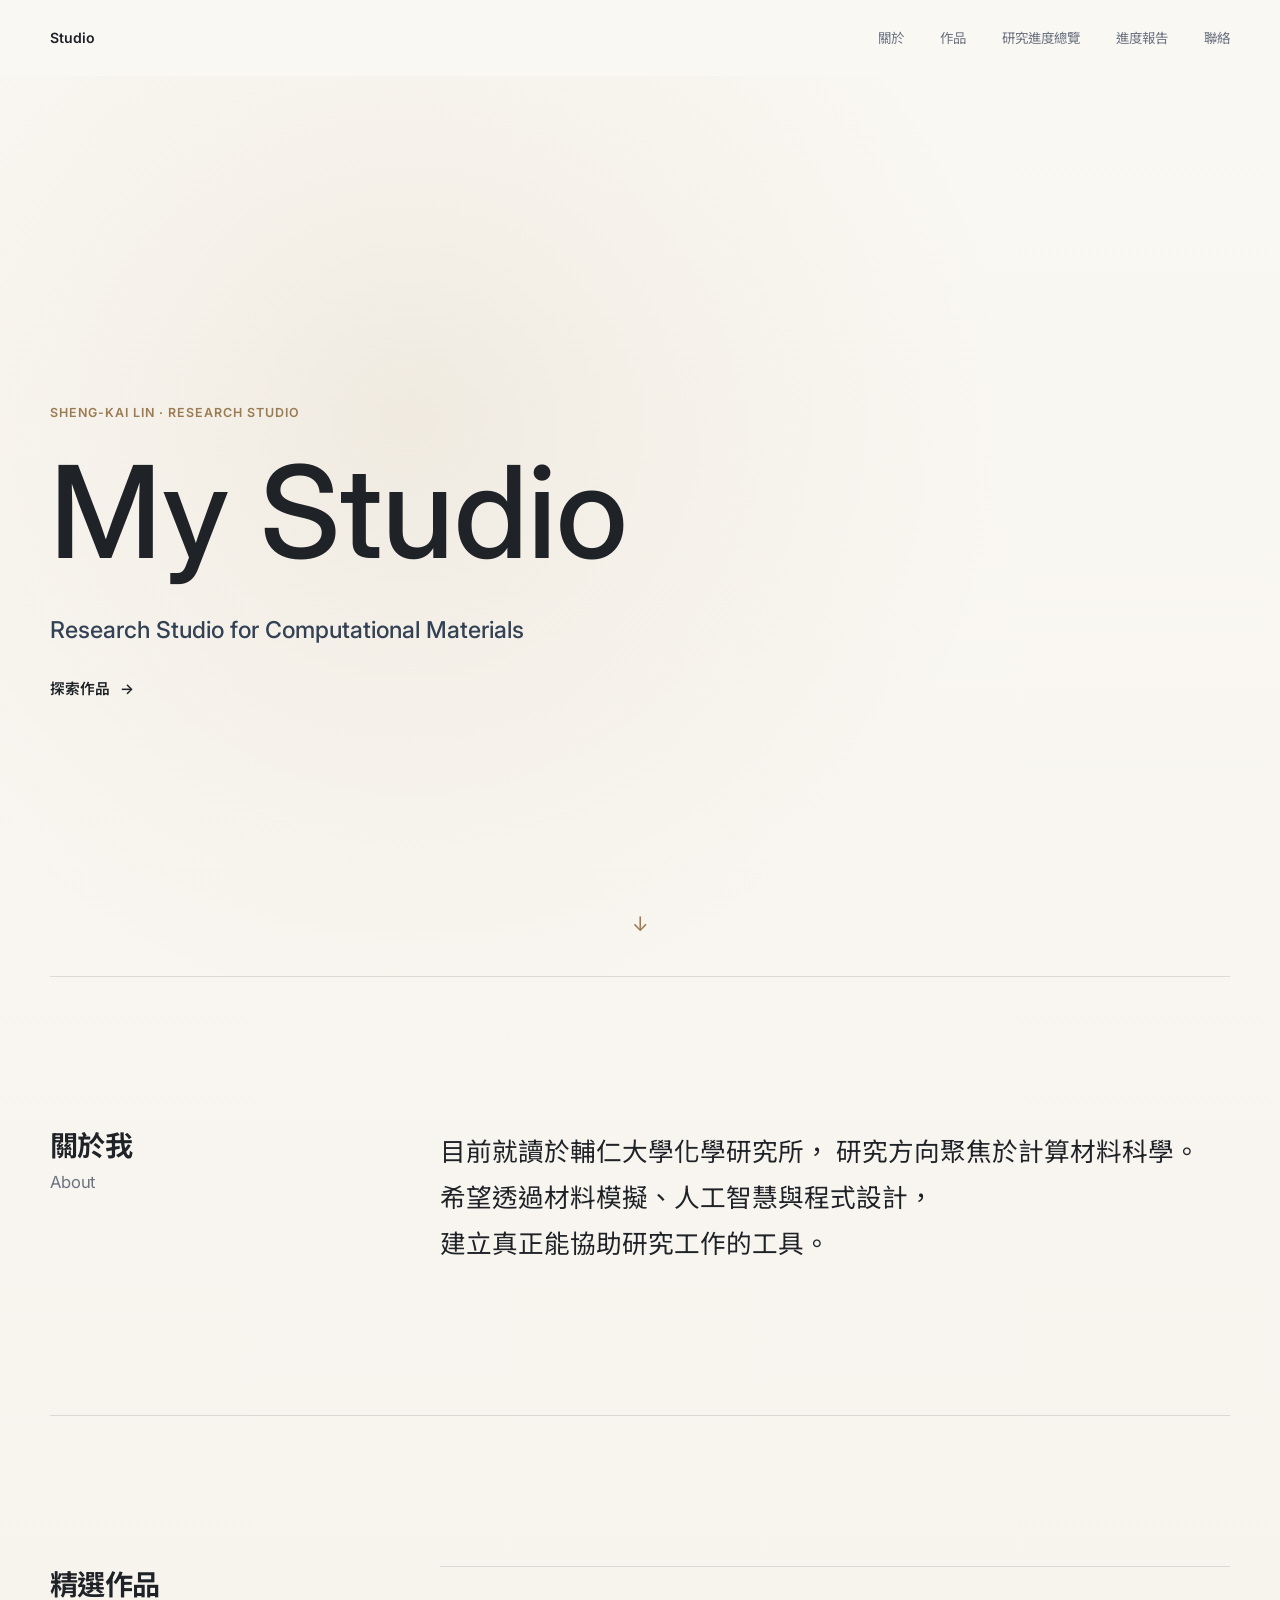
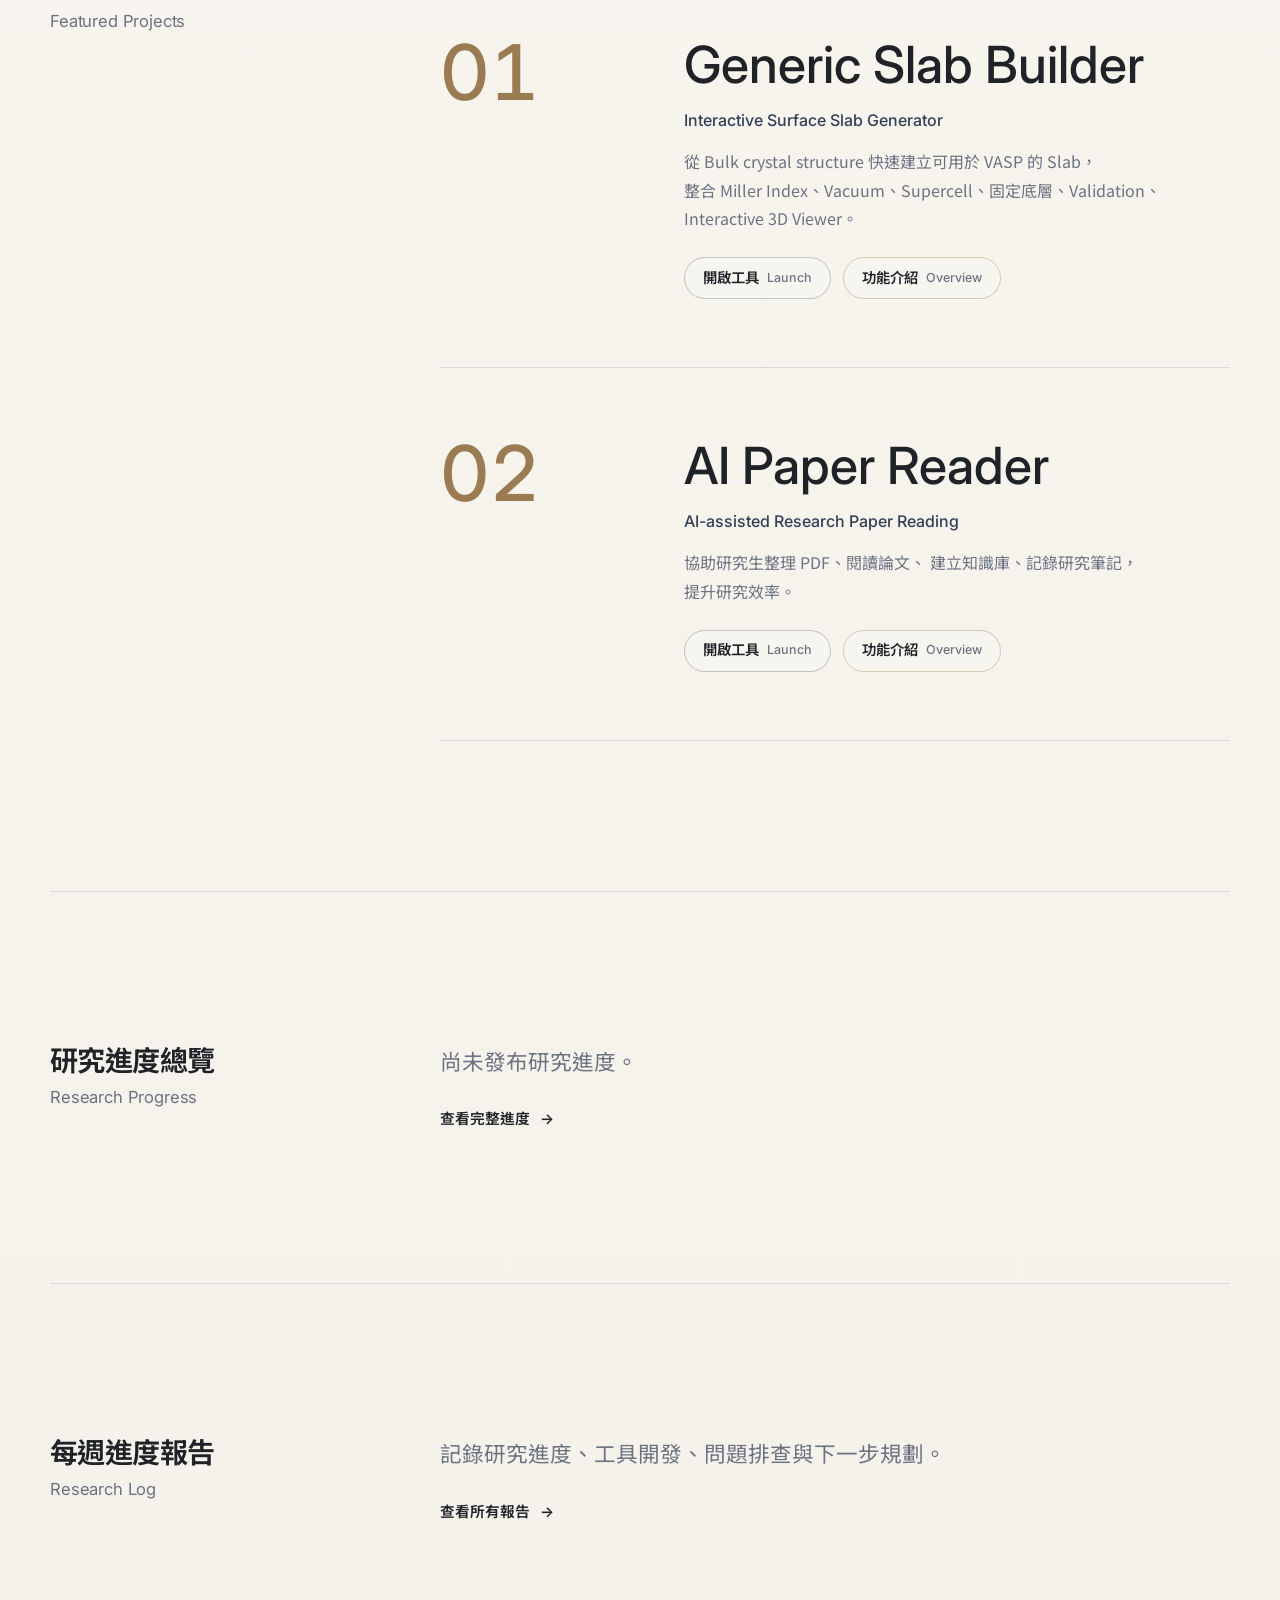
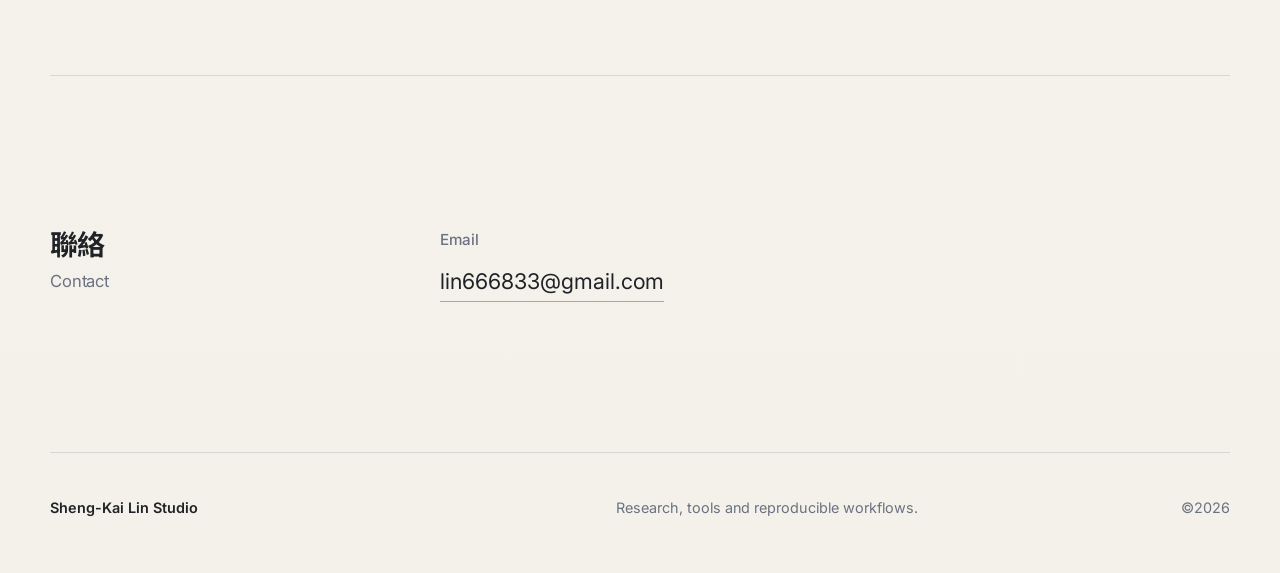
<file: index.html>
<!doctype html>
<html lang="zh-Hant">
  <head>
    <meta charset="utf-8">
    <meta name="viewport" content="width=device-width, initial-scale=1">
    <meta name="description" content="Sheng-Kai Lin Studio is a research studio for computational materials, tools, and reproducible workflows.">
    <title>Sheng-Kai Lin Studio</title>
    <link rel="preconnect" href="https://fonts.googleapis.com">
    <link rel="preconnect" href="https://fonts.gstatic.com" crossorigin>
    <link href="https://fonts.googleapis.com/css2?family=Inter:wght@400;500;600&family=Noto+Sans+TC:wght@300;400;500;600&display=swap" rel="stylesheet">
    <link rel="stylesheet" href="style.css">
  </head>
  <body>
    <header class="site-header" data-header>
      <a class="brand" href="#hero" aria-label="Back to top">Studio</a>
      <nav class="nav" aria-label="Primary navigation">
        <a href="#about">關於</a>
        <a href="#projects">作品</a>
        <a href="research-progress/index.html">研究進度總覽</a>
        <a href="research-log/index.html">進度報告</a>
        <a href="#contact">聯絡</a>
      </nav>
    </header>

    <main>
      <section class="hero" id="hero">
        <div class="hero-inner">
          <p class="eyebrow reveal">SHENG-KAI LIN · RESEARCH STUDIO</p>
          <h1 class="hero-title reveal">My Studio</h1>
          <p class="hero-subtitle reveal">Research Studio for Computational Materials</p>
          <a class="primary-link reveal" href="#projects">
            探索作品
            <span aria-hidden="true">→</span>
          </a>
        </div>
        <a class="scroll-cue" href="#about" aria-label="Scroll to About">↓</a>
      </section>

      <section class="section about-section" id="about">
        <header class="section-heading reveal">
          <h2 class="section-heading-title">關於我</h2>
          <p class="section-heading-subtitle">About</p>
        </header>
        <div class="about-copy reveal">
          <p>
            <span class="text-segment">目前就讀於輔仁大學化學研究所，</span>
            <span class="text-segment">研究方向聚焦於計算材料科學。</span>
            <span class="text-segment">希望透過材料模擬、人工智慧與程式設計，</span>
            <span class="text-segment">建立真正能協助研究工作的工具。</span>
          </p>
        </div>
      </section>

      <section class="section projects-section" id="projects">
        <header class="section-heading reveal">
          <h2 class="section-heading-title">精選作品</h2>
          <p class="section-heading-subtitle">Featured Projects</p>
        </header>

        <div class="project-list">
          <article class="project-item reveal">
            <div class="project-panel">
              <span class="project-number">01</span>
              <span class="project-content">
                <span class="project-title">Generic Slab Builder</span>
                <span class="project-subtitle">Interactive Surface Slab Generator</span>
                <span class="project-description">
                  <span class="text-segment">從 Bulk crystal structure 快速建立可用於 VASP 的 Slab，</span>
                  <span class="text-segment">整合 Miller Index、Vacuum、Supercell、固定底層、Validation、</span>
                  <span class="text-segment">Interactive 3D Viewer。</span>
                </span>
                <span class="project-actions" aria-label="Generic Slab Builder actions">
                  <a class="project-button" href="slabbuilder://open">開啟工具 <span>Launch</span></a>
                  <a class="project-button project-button-muted" href="projects/slab-builder.html">功能介紹 <span>Overview</span></a>
                </span>
              </span>
            </div>
          </article>

          <article class="project-item reveal">
            <div class="project-panel">
              <span class="project-number">02</span>
              <span class="project-content">
                <span class="project-title">AI Paper Reader</span>
                <span class="project-subtitle">AI-assisted Research Paper Reading</span>
                <span class="project-description">
                  <span class="text-segment">協助研究生整理 PDF、閱讀論文、</span>
                  <span class="text-segment">建立知識庫、記錄研究筆記，</span>
                  <span class="text-segment">提升研究效率。</span>
                </span>
                <span class="project-actions" aria-label="AI Paper Reader actions">
                  <a class="project-button" href="https://graduate-paper-reader.pages.dev/" target="_blank" rel="noopener noreferrer">開啟工具 <span>Launch</span></a>
                  <a class="project-button project-button-muted" href="projects/ai-paper-reader.html">功能介紹 <span>Overview</span></a>
                </span>
              </span>
            </div>
          </article>
        </div>
      </section>

      <section class="section research-log-entry" id="research-progress" aria-labelledby="progress-heading">
        <header class="section-heading reveal">
          <h2 class="section-heading-title" id="progress-heading">研究進度總覽</h2>
          <p class="section-heading-subtitle">Research Progress</p>
        </header>
        <div class="log-entry-copy reveal">
          <p>尚未發布研究進度。</p>
          <a class="primary-link" href="research-progress/index.html">
            查看完整進度
            <span aria-hidden="true">→</span>
          </a>
        </div>
      </section>

      <section class="section research-log-entry" id="research-log">
        <header class="section-heading reveal">
          <h2 class="section-heading-title">每週進度報告</h2>
          <p class="section-heading-subtitle">Research Log</p>
        </header>
        <div class="log-entry-copy reveal">
          <p>記錄研究進度、工具開發、問題排查與下一步規劃。</p>
          <a class="primary-link" href="research-log/index.html">
            查看所有報告
            <span aria-hidden="true">→</span>
          </a>
        </div>
      </section>

      <section class="section contact-section" id="contact">
        <header class="section-heading reveal">
          <h2 class="section-heading-title">聯絡</h2>
          <p class="section-heading-subtitle">Contact</p>
        </header>
        <div class="contact-links reveal" aria-label="Contact links">
          <div class="contact-email">
            <span>Email</span>
            <a href="mailto:lin666833@gmail.com">lin666833@gmail.com</a>
          </div>
        </div>
      </section>
    </main>

    <footer class="footer">
      <p>Sheng-Kai Lin Studio</p>
      <p>Research, tools and reproducible workflows.</p>
      <p>©2026</p>
    </footer>

    <script src="app.js"></script>
  </body>
</html>
</file>
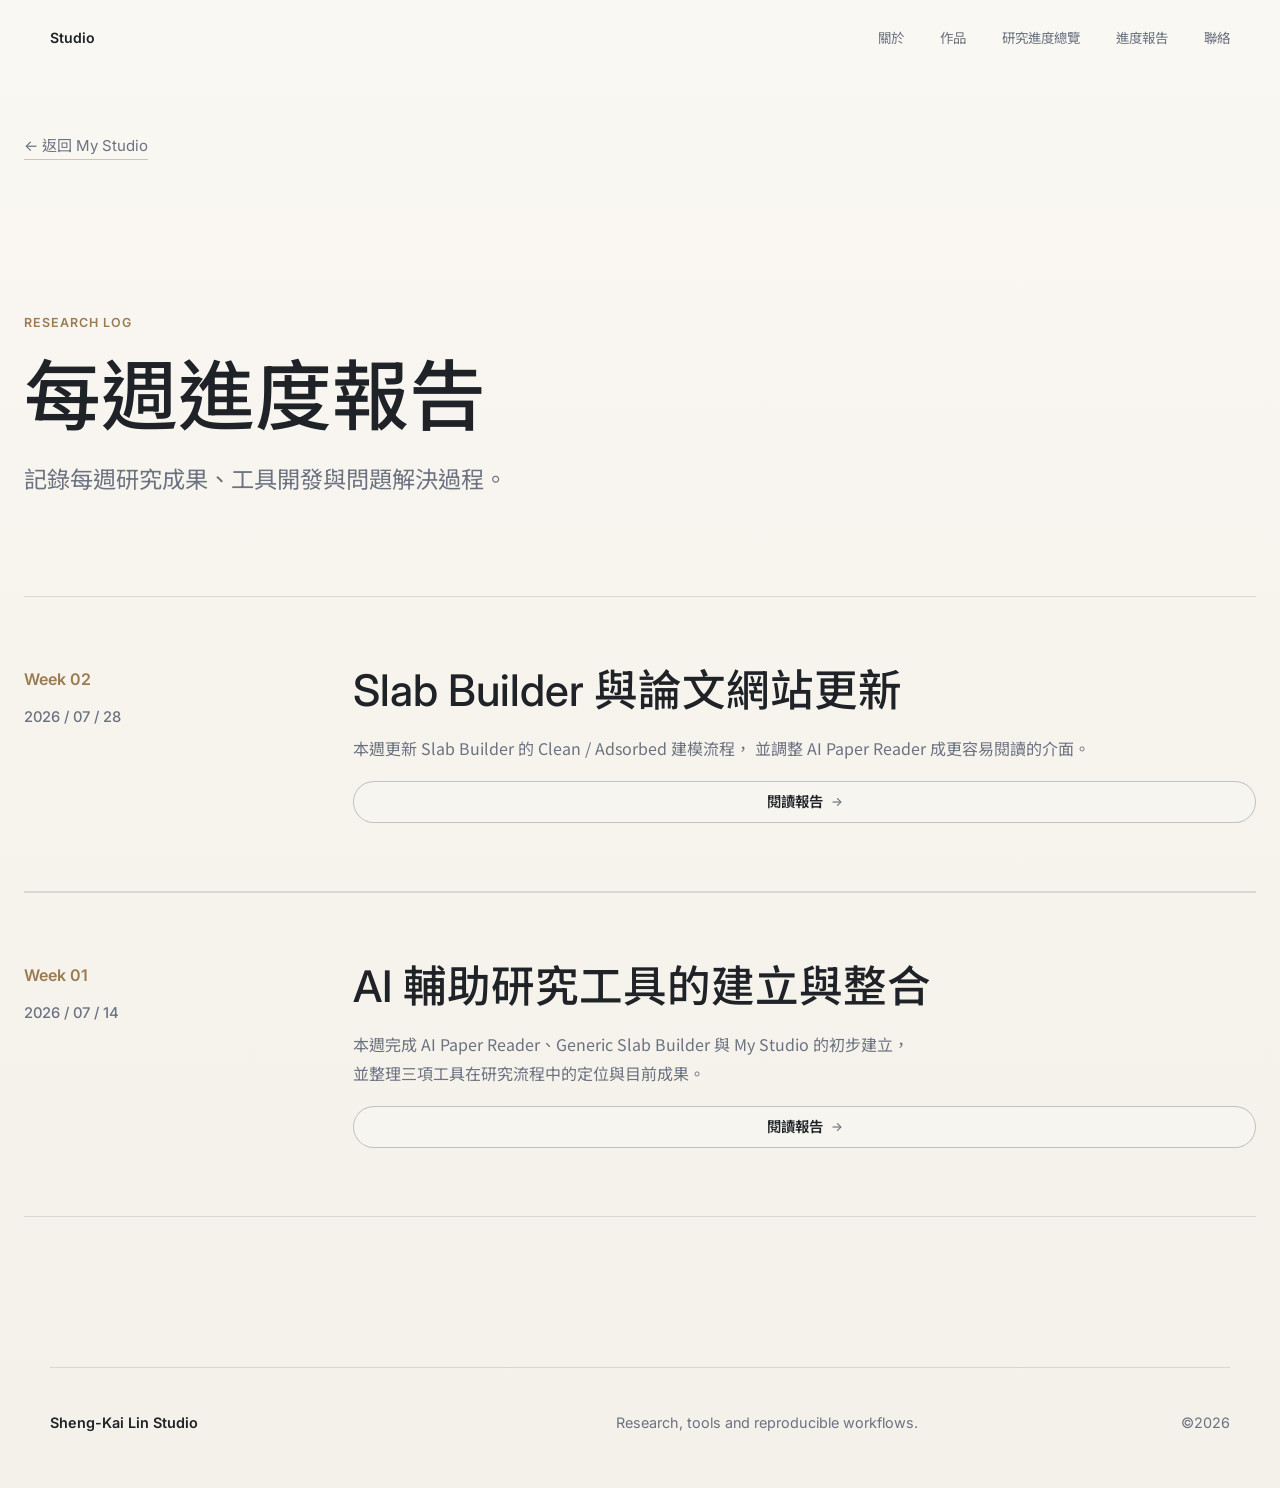
<file: research-log/index.html>
<!doctype html>
<html lang="zh-Hant">
  <head>
    <meta charset="utf-8">
    <meta name="viewport" content="width=device-width, initial-scale=1">
    <meta name="description" content="My Studio 每週進度報告，記錄研究成果、工具開發與問題解決過程。">
    <title>每週進度報告｜Research Log｜My Studio</title>
    <link rel="preconnect" href="https://fonts.googleapis.com">
    <link rel="preconnect" href="https://fonts.gstatic.com" crossorigin>
    <link href="https://fonts.googleapis.com/css2?family=Inter:wght@400;500;600&family=Noto+Sans+TC:wght@300;400;500;600&display=swap" rel="stylesheet">
    <link rel="stylesheet" href="../style.css">
    <link rel="stylesheet" href="research-log.css">
  </head>
  <body>
    <header class="site-header">
      <a class="brand" href="../index.html#hero">Studio</a>
      <nav class="nav" aria-label="Primary navigation">
        <a href="../index.html#about">關於</a>
        <a href="../index.html#projects">作品</a>
        <a href="../research-progress/index.html">研究進度總覽</a>
        <a href="index.html">進度報告</a>
        <a href="../index.html#contact">聯絡</a>
      </nav>
    </header>

    <main class="log-page">
      <nav class="breadcrumb reveal" aria-label="Breadcrumb">
        <a href="../index.html">← 返回 My Studio</a>
      </nav>

      <section class="log-hero">
        <p class="eyebrow reveal">Research Log</p>
        <h1 class="page-hero-title log-title reveal">每週進度報告</h1>
        <p class="log-subtitle reveal">記錄每週研究成果、工具開發與問題解決過程。</p>
      </section>

      <section class="log-list" aria-label="Research Log list">
        <article class="log-card reveal">
          <div class="log-card-meta">
            <span>Week 02</span>
            <time datetime="2026-07-28">2026 / 07 / 28</time>
          </div>
          <div class="log-card-body">
            <h2>Slab Builder 與論文網站更新</h2>
            <p>
              <span class="text-segment">本週更新 Slab Builder 的 Clean / Adsorbed 建模流程，</span>
              <span class="text-segment">並調整 AI Paper Reader 成更容易閱讀的介面。</span>
            </p>
            <a class="project-button" href="week-02.html">閱讀報告 <span>→</span></a>
          </div>
        </article>

        <article class="log-card reveal">
          <div class="log-card-meta">
            <span>Week 01</span>
            <time datetime="2026-07-14">2026 / 07 / 14</time>
          </div>
          <div class="log-card-body">
            <h2>AI 輔助研究工具的建立與整合</h2>
            <p>
              <span class="text-segment">本週完成 AI Paper Reader、Generic Slab Builder 與 My Studio 的初步建立，</span>
              <span class="text-segment">並整理三項工具在研究流程中的定位與目前成果。</span>
            </p>
            <a class="project-button" href="week-01.html">閱讀報告 <span>→</span></a>
          </div>
        </article>
      </section>
    </main>

    <footer class="footer">
      <p>Sheng-Kai Lin Studio</p>
      <p>Research, tools and reproducible workflows.</p>
      <p>©2026</p>
    </footer>

    <script src="../app.js"></script>
  </body>
</html>
</file>
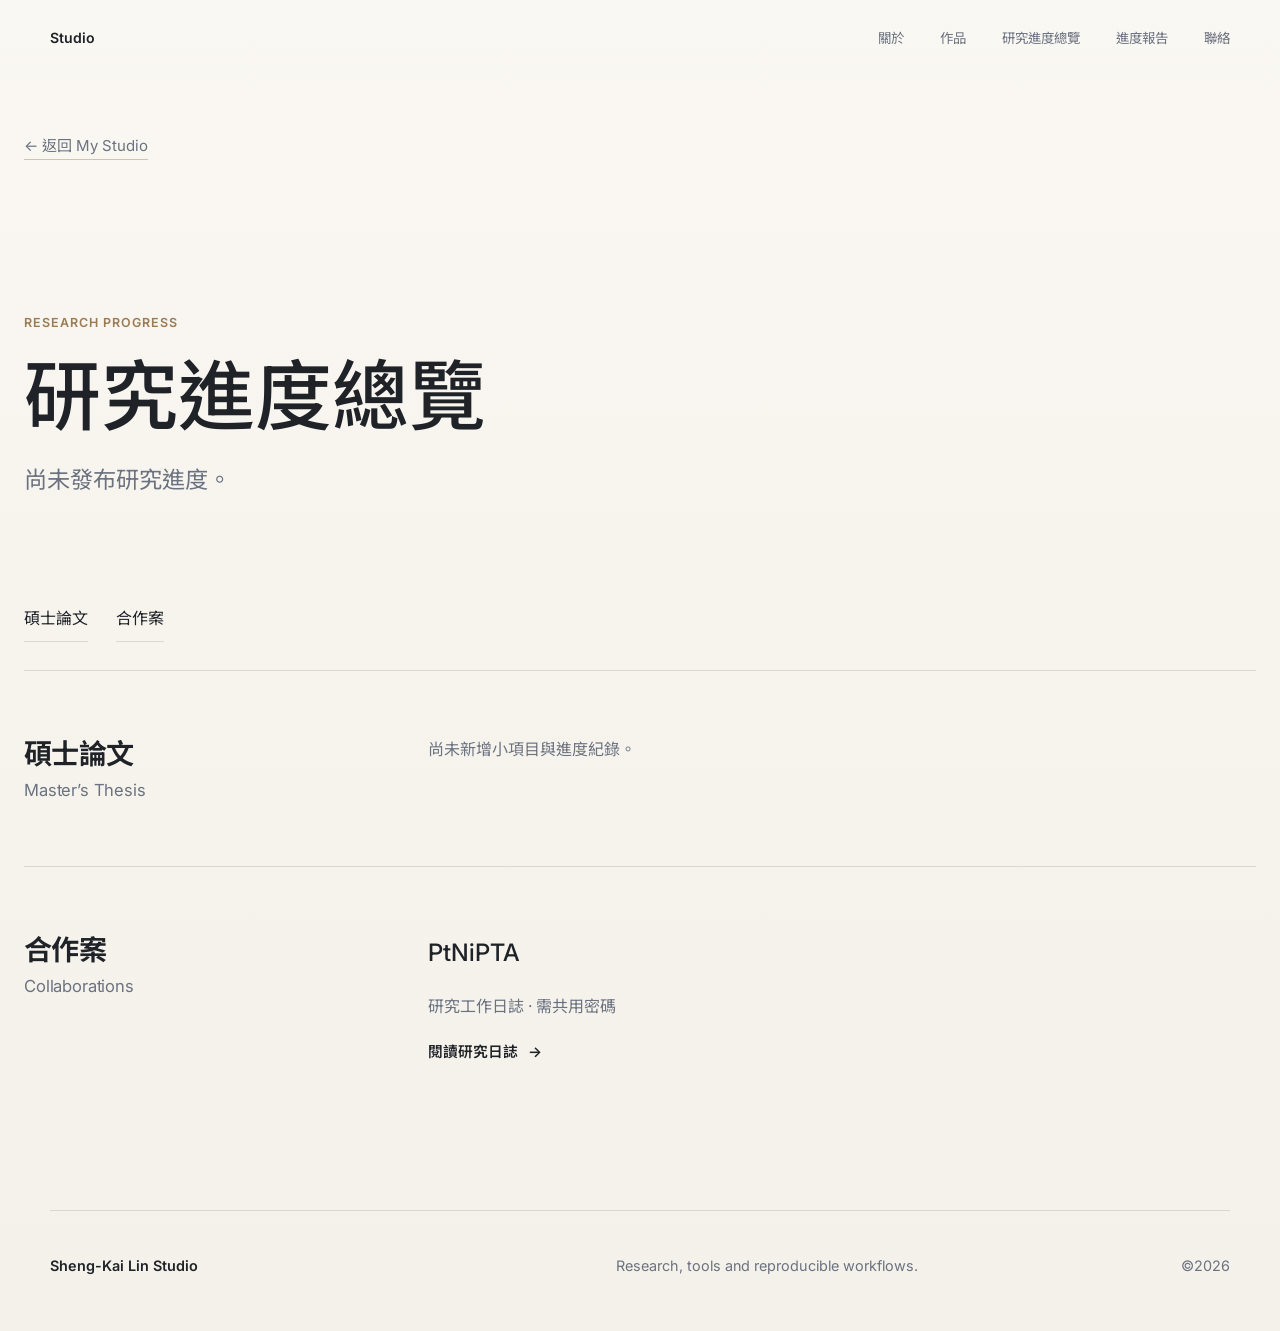
<file: research-progress/index.html>
<!doctype html>
<html lang="zh-Hant">
  <head>
    <meta charset="utf-8">
    <meta name="viewport" content="width=device-width, initial-scale=1">
    <meta name="description" content="My Studio 研究進度總覽。">
    <title>研究進度總覽｜My Studio</title>
    <link rel="preconnect" href="https://fonts.googleapis.com">
    <link rel="preconnect" href="https://fonts.gstatic.com" crossorigin>
    <link href="https://fonts.googleapis.com/css2?family=Inter:wght@400;500;600&family=Noto+Sans+TC:wght@300;400;500;600&display=swap" rel="stylesheet">
    <link rel="stylesheet" href="../style.css">
    <link rel="stylesheet" href="../research-log/research-log.css">
    <link rel="stylesheet" href="progress.css">
  </head>
  <body>
    <a class="progress-skip-link" href="#main-content">跳至主要內容</a>
    <header class="site-header">
      <a class="brand" href="../index.html#hero">Studio</a>
      <nav class="nav" aria-label="主要導覽">
        <a href="../index.html#about">關於</a>
        <a href="../index.html#projects">作品</a>
        <a href="index.html" aria-current="page">研究進度總覽</a>
        <a href="../research-log/index.html">進度報告</a>
        <a href="../index.html#contact">聯絡</a>
      </nav>
    </header>

    <main class="log-page progress-page" id="main-content" tabindex="-1">
      <nav class="breadcrumb" aria-label="返回首頁">
        <a href="../index.html#research-progress">← 返回 My Studio</a>
      </nav>

      <header class="log-hero">
        <p class="eyebrow">Research Progress</p>
        <h1 class="page-hero-title">研究進度總覽</h1>
        <p class="log-subtitle">尚未發布研究進度。</p>
      </header>

      <nav class="progress-categories" aria-label="研究項目">
        <a href="#thesis">碩士論文</a>
        <a href="#collaborations">合作案</a>
      </nav>

      <section class="progress-section" id="thesis" aria-labelledby="thesis-title">
        <header class="section-heading">
          <h2 class="section-heading-title" id="thesis-title">碩士論文</h2>
          <p class="section-heading-subtitle">Master’s Thesis</p>
        </header>
        <div class="progress-subprojects">
          <p class="progress-empty">尚未新增小項目與進度紀錄。</p>
        </div>
      </section>

      <section class="progress-section" id="collaborations" aria-labelledby="collaborations-title">
        <header class="section-heading">
          <h2 class="section-heading-title" id="collaborations-title">合作案</h2>
          <p class="section-heading-subtitle">Collaborations</p>
        </header>
        <div class="progress-subprojects">
          <article class="progress-project">
            <h3>PtNiPTA</h3>
            <p class="progress-empty">研究工作日誌 · 需共用密碼</p>
            <a class="primary-link" href="/journal/ptnipta">閱讀研究日誌 <span aria-hidden="true">→</span></a>
          </article>
        </div>
      </section>

    </main>

    <footer class="footer">
      <p>Sheng-Kai Lin Studio</p>
      <p>Research, tools and reproducible workflows.</p>
      <p>©2026</p>
    </footer>
  </body>
</html>
</file>
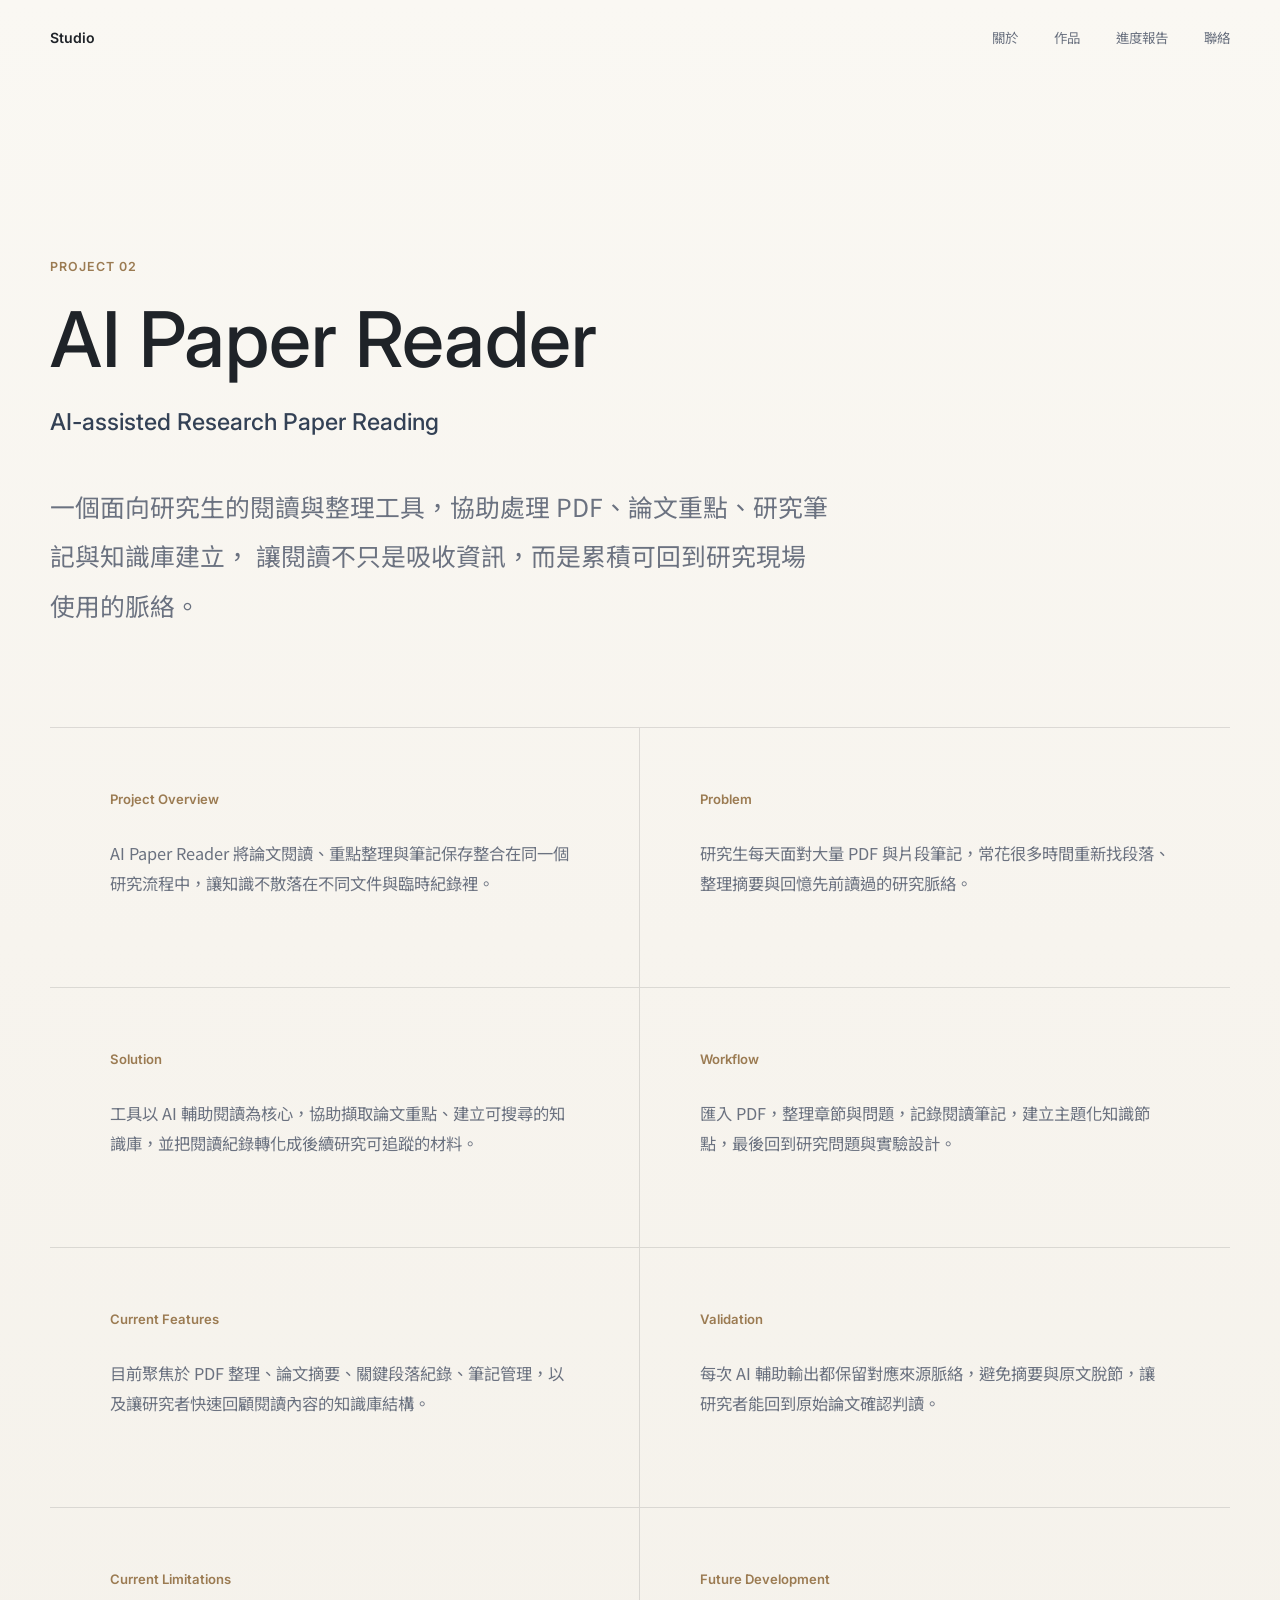
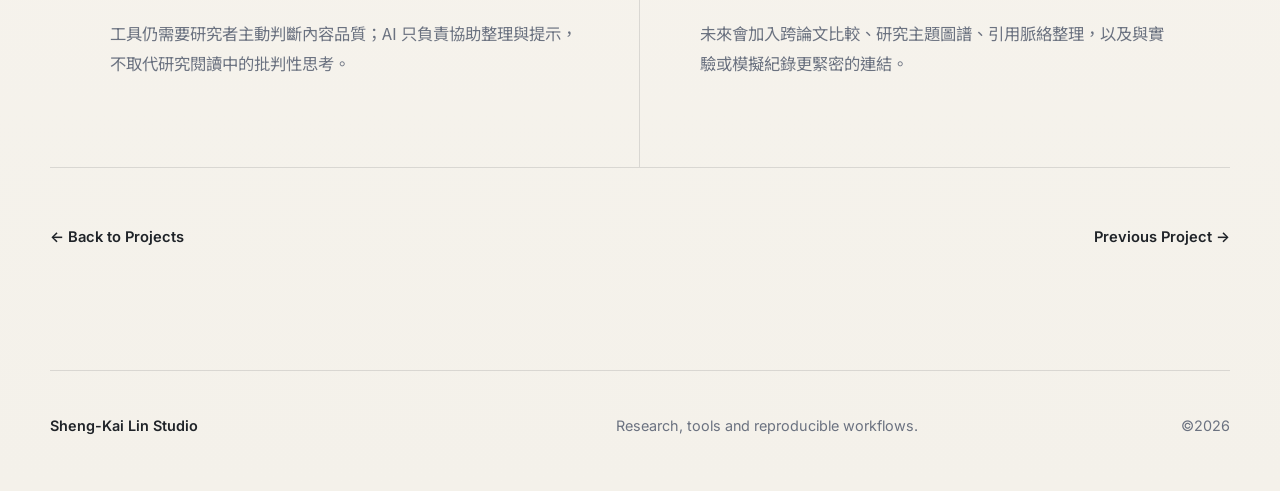
<file: projects/ai-paper-reader.html>
<!doctype html>
<html lang="zh-Hant">
  <head>
    <meta charset="utf-8">
    <meta name="viewport" content="width=device-width, initial-scale=1">
    <meta name="description" content="AI Paper Reader project detail by Sheng-Kai Lin Studio.">
    <title>AI Paper Reader - Sheng-Kai Lin Studio</title>
    <link rel="preconnect" href="https://fonts.googleapis.com">
    <link rel="preconnect" href="https://fonts.gstatic.com" crossorigin>
    <link href="https://fonts.googleapis.com/css2?family=Inter:wght@400;500;600&family=Noto+Sans+TC:wght@300;400;500;600&display=swap" rel="stylesheet">
    <link rel="stylesheet" href="../style.css">
  </head>
  <body>
    <header class="site-header" data-header>
      <a class="brand" href="../index.html#hero">Studio</a>
      <nav class="nav" aria-label="Primary navigation">
        <a href="../index.html#about">關於</a>
        <a href="../index.html#projects">作品</a>
        <a href="../research-log/index.html">進度報告</a>
        <a href="../index.html#contact">聯絡</a>
      </nav>
    </header>

    <main>
      <section class="project-hero detail-page">
        <p class="eyebrow reveal">Project 02</p>
        <h1 class="page-hero-title detail-title reveal">AI Paper Reader</h1>
        <p class="detail-subtitle reveal">AI-assisted Research Paper Reading</p>
        <p class="detail-lead reveal">
          一個面向研究生的閱讀與整理工具，協助處理 PDF、論文重點、研究筆記與知識庫建立，
          讓閱讀不只是吸收資訊，而是累積可回到研究現場使用的脈絡。
        </p>
      </section>

      <section class="detail-grid">
        <article class="detail-block reveal">
          <span>Project Overview</span>
          <p>AI Paper Reader 將論文閱讀、重點整理與筆記保存整合在同一個研究流程中，讓知識不散落在不同文件與臨時紀錄裡。</p>
        </article>
        <article class="detail-block reveal">
          <span>Problem</span>
          <p>研究生每天面對大量 PDF 與片段筆記，常花很多時間重新找段落、整理摘要與回憶先前讀過的研究脈絡。</p>
        </article>
        <article class="detail-block reveal">
          <span>Solution</span>
          <p>工具以 AI 輔助閱讀為核心，協助擷取論文重點、建立可搜尋的知識庫，並把閱讀紀錄轉化成後續研究可追蹤的材料。</p>
        </article>
        <article class="detail-block reveal">
          <span>Workflow</span>
          <p>匯入 PDF，整理章節與問題，記錄閱讀筆記，建立主題化知識節點，最後回到研究問題與實驗設計。</p>
        </article>
        <article class="detail-block reveal">
          <span>Current Features</span>
          <p>目前聚焦於 PDF 整理、論文摘要、關鍵段落紀錄、筆記管理，以及讓研究者快速回顧閱讀內容的知識庫結構。</p>
        </article>
        <article class="detail-block reveal">
          <span>Validation</span>
          <p>每次 AI 輔助輸出都保留對應來源脈絡，避免摘要與原文脫節，讓研究者能回到原始論文確認判讀。</p>
        </article>
        <article class="detail-block reveal">
          <span>Current Limitations</span>
          <p>工具仍需要研究者主動判斷內容品質；AI 只負責協助整理與提示，不取代研究閱讀中的批判性思考。</p>
        </article>
        <article class="detail-block reveal">
          <span>Future Development</span>
          <p>未來會加入跨論文比較、研究主題圖譜、引用脈絡整理，以及與實驗或模擬紀錄更緊密的連結。</p>
        </article>
      </section>

      <nav class="detail-nav reveal" aria-label="Project navigation">
        <a href="../index.html#projects">← Back to Projects</a>
        <a href="slab-builder.html">Previous Project →</a>
      </nav>
    </main>

    <footer class="footer">
      <p>Sheng-Kai Lin Studio</p>
      <p>Research, tools and reproducible workflows.</p>
      <p>©2026</p>
    </footer>

    <script src="../app.js"></script>
  </body>
</html>
</file>
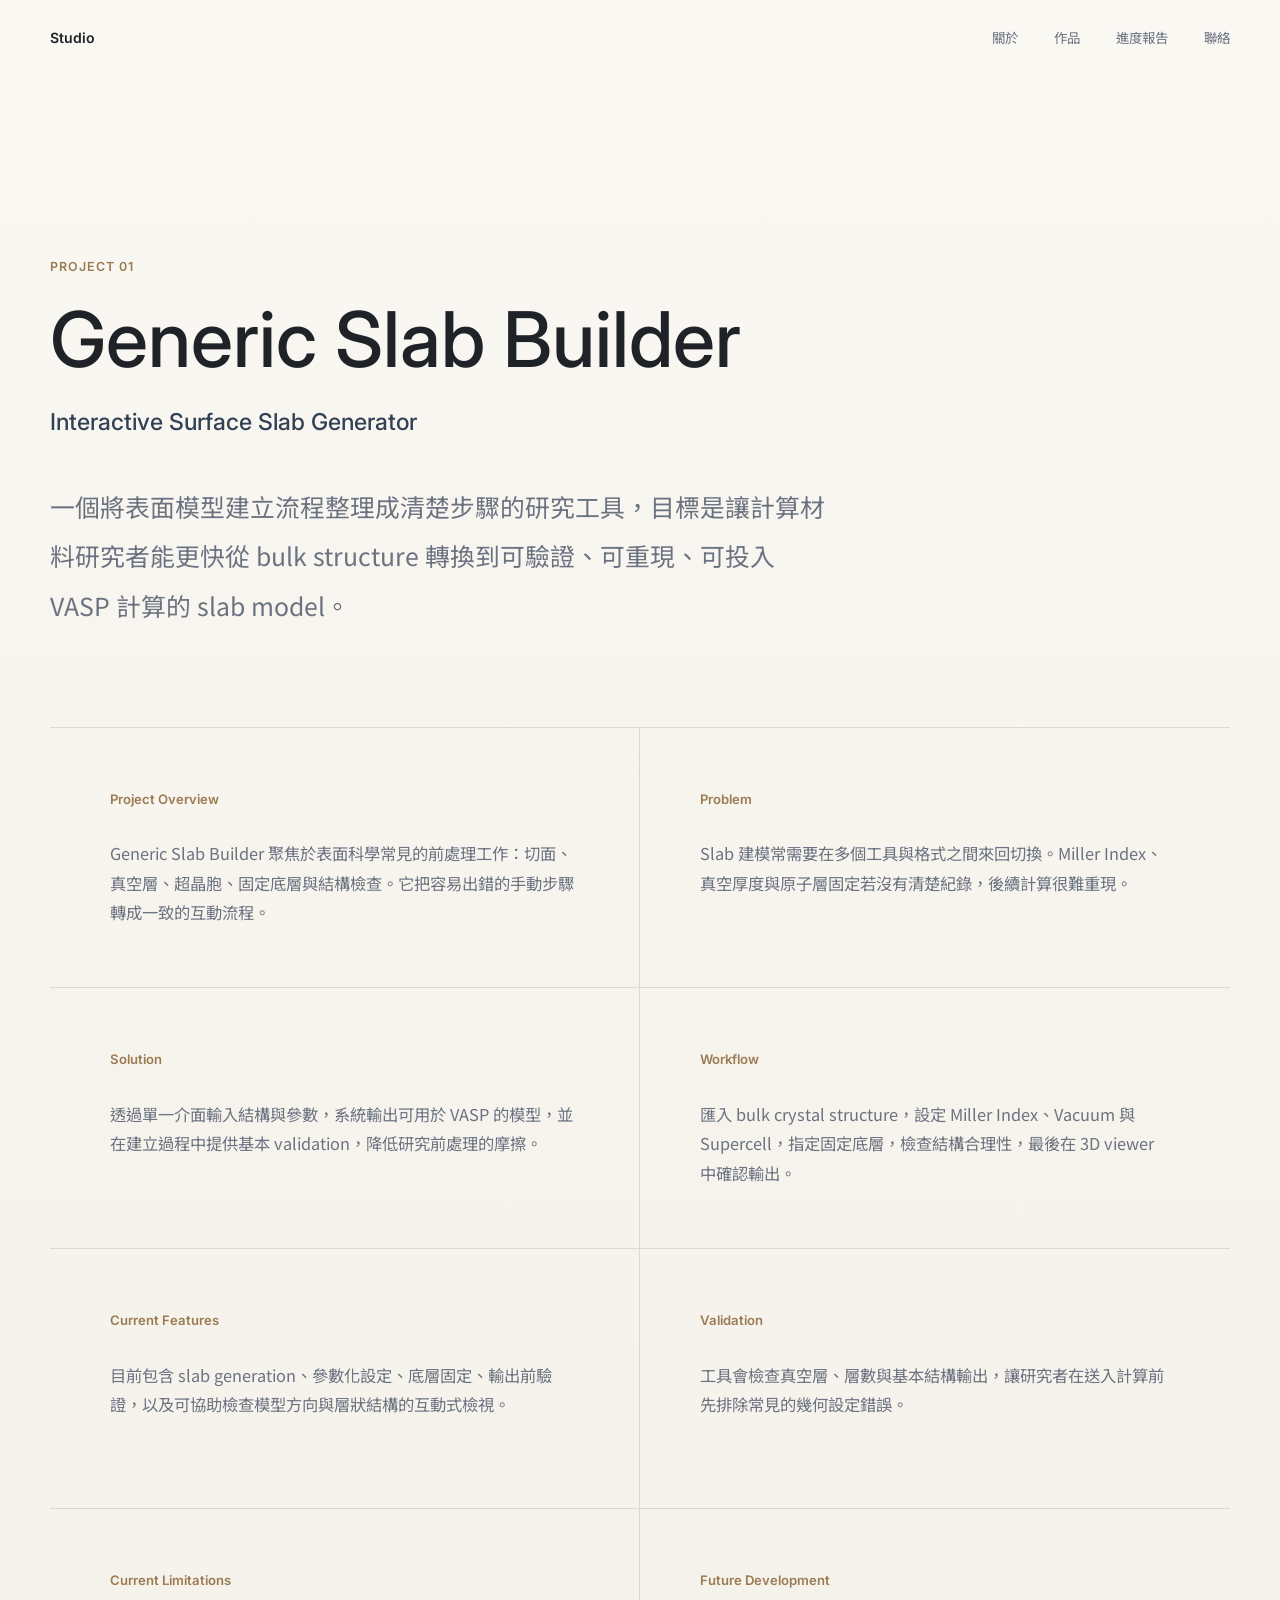
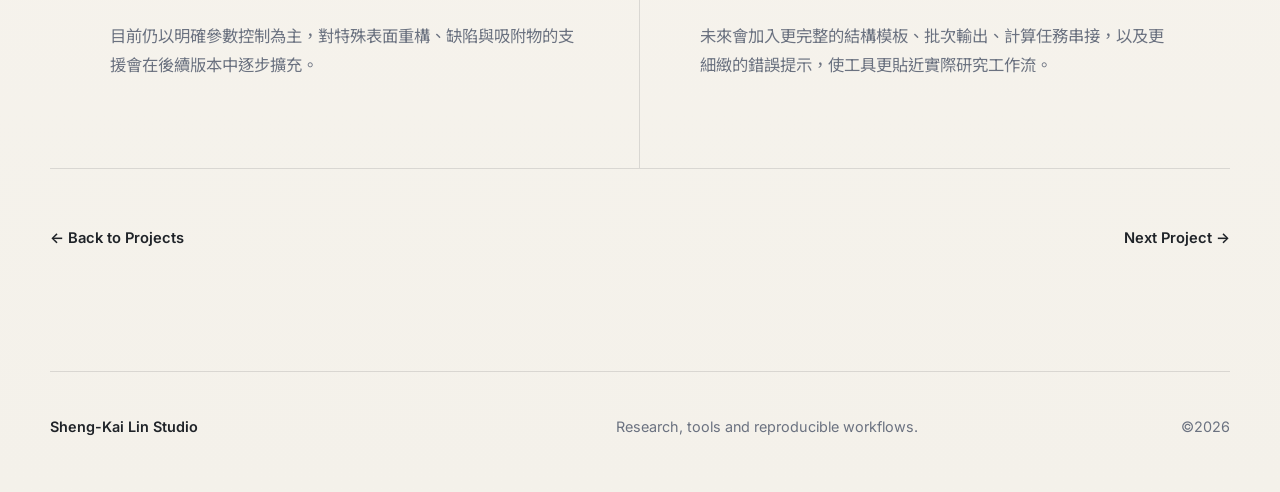
<file: projects/slab-builder.html>
<!doctype html>
<html lang="zh-Hant">
  <head>
    <meta charset="utf-8">
    <meta name="viewport" content="width=device-width, initial-scale=1">
    <meta name="description" content="Generic Slab Builder project detail by Sheng-Kai Lin Studio.">
    <title>Generic Slab Builder - Sheng-Kai Lin Studio</title>
    <link rel="preconnect" href="https://fonts.googleapis.com">
    <link rel="preconnect" href="https://fonts.gstatic.com" crossorigin>
    <link href="https://fonts.googleapis.com/css2?family=Inter:wght@400;500;600&family=Noto+Sans+TC:wght@300;400;500;600&display=swap" rel="stylesheet">
    <link rel="stylesheet" href="../style.css">
  </head>
  <body>
    <header class="site-header" data-header>
      <a class="brand" href="../index.html#hero">Studio</a>
      <nav class="nav" aria-label="Primary navigation">
        <a href="../index.html#about">關於</a>
        <a href="../index.html#projects">作品</a>
        <a href="../research-log/index.html">進度報告</a>
        <a href="../index.html#contact">聯絡</a>
      </nav>
    </header>

    <main>
      <section class="project-hero detail-page">
        <p class="eyebrow reveal">Project 01</p>
        <h1 class="page-hero-title detail-title reveal">Generic Slab Builder</h1>
        <p class="detail-subtitle reveal">Interactive Surface Slab Generator</p>
        <p class="detail-lead reveal">
          一個將表面模型建立流程整理成清楚步驟的研究工具，目標是讓計算材料研究者能更快從
          bulk structure 轉換到可驗證、可重現、可投入 VASP 計算的 slab model。
        </p>
      </section>

      <section class="detail-grid">
        <article class="detail-block reveal">
          <span>Project Overview</span>
          <p>Generic Slab Builder 聚焦於表面科學常見的前處理工作：切面、真空層、超晶胞、固定底層與結構檢查。它把容易出錯的手動步驟轉成一致的互動流程。</p>
        </article>
        <article class="detail-block reveal">
          <span>Problem</span>
          <p>Slab 建模常需要在多個工具與格式之間來回切換。Miller Index、真空厚度與原子層固定若沒有清楚紀錄，後續計算很難重現。</p>
        </article>
        <article class="detail-block reveal">
          <span>Solution</span>
          <p>透過單一介面輸入結構與參數，系統輸出可用於 VASP 的模型，並在建立過程中提供基本 validation，降低研究前處理的摩擦。</p>
        </article>
        <article class="detail-block reveal">
          <span>Workflow</span>
          <p>匯入 bulk crystal structure，設定 Miller Index、Vacuum 與 Supercell，指定固定底層，檢查結構合理性，最後在 3D viewer 中確認輸出。</p>
        </article>
        <article class="detail-block reveal">
          <span>Current Features</span>
          <p>目前包含 slab generation、參數化設定、底層固定、輸出前驗證，以及可協助檢查模型方向與層狀結構的互動式檢視。</p>
        </article>
        <article class="detail-block reveal">
          <span>Validation</span>
          <p>工具會檢查真空層、層數與基本結構輸出，讓研究者在送入計算前先排除常見的幾何設定錯誤。</p>
        </article>
        <article class="detail-block reveal">
          <span>Current Limitations</span>
          <p>目前仍以明確參數控制為主，對特殊表面重構、缺陷與吸附物的支援會在後續版本中逐步擴充。</p>
        </article>
        <article class="detail-block reveal">
          <span>Future Development</span>
          <p>未來會加入更完整的結構模板、批次輸出、計算任務串接，以及更細緻的錯誤提示，使工具更貼近實際研究工作流。</p>
        </article>
      </section>

      <nav class="detail-nav reveal" aria-label="Project navigation">
        <a href="../index.html#projects">← Back to Projects</a>
        <a href="ai-paper-reader.html">Next Project →</a>
      </nav>
    </main>

    <footer class="footer">
      <p>Sheng-Kai Lin Studio</p>
      <p>Research, tools and reproducible workflows.</p>
      <p>©2026</p>
    </footer>

    <script src="../app.js"></script>
  </body>
</html>
</file>
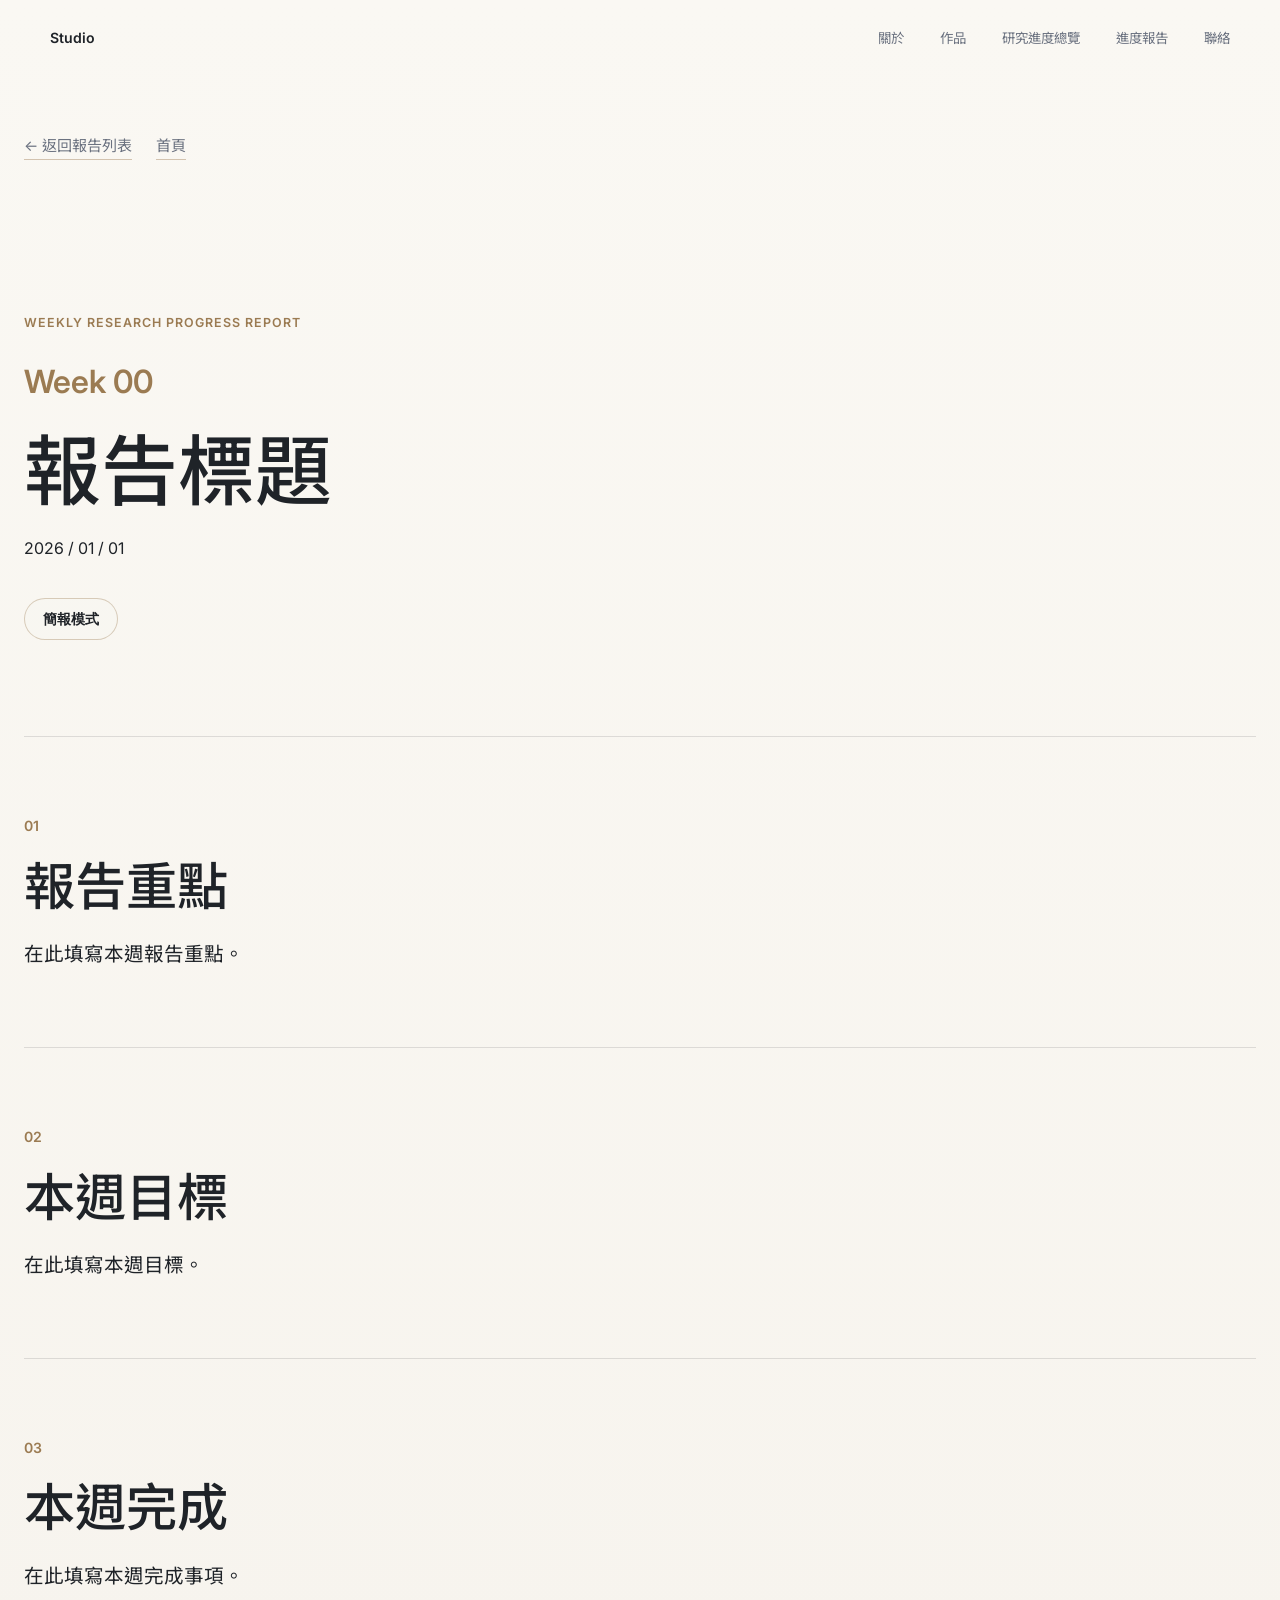
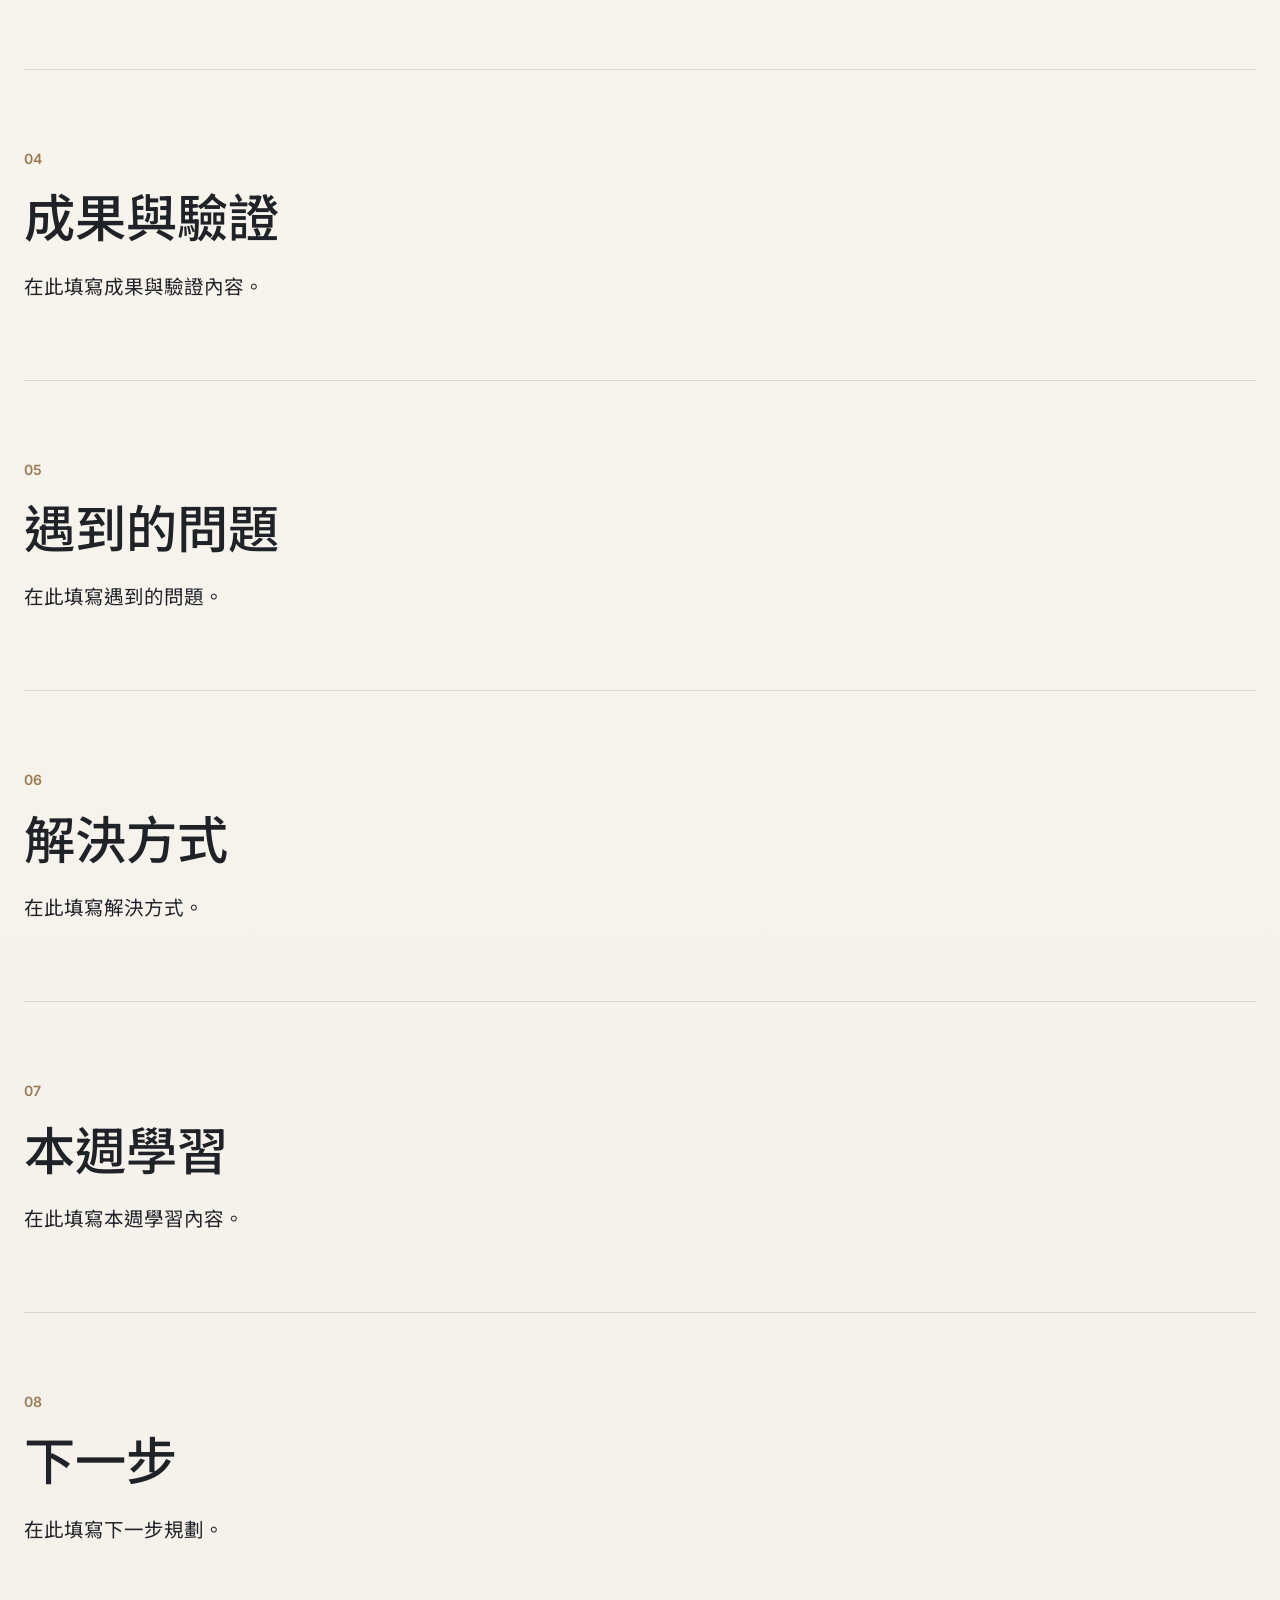
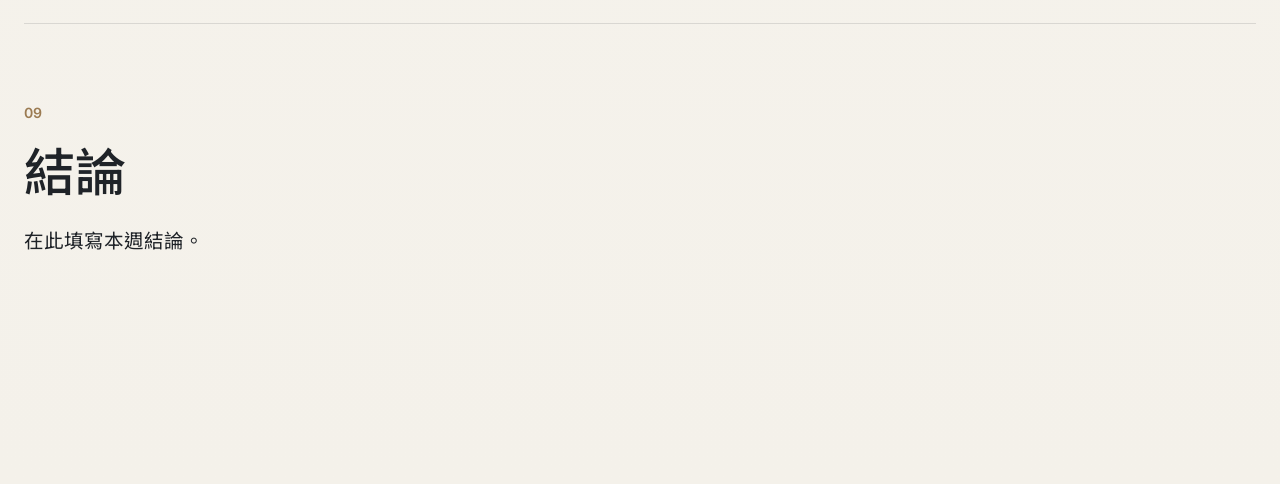
<file: research-log/report-template.html>
<!doctype html>
<html lang="zh-Hant">
  <head>
    <meta charset="utf-8">
    <meta name="viewport" content="width=device-width, initial-scale=1">
    <meta name="description" content="My Studio 每週進度報告模板。">
    <title>Week 00｜報告標題｜My Studio</title>
    <link rel="preconnect" href="https://fonts.googleapis.com">
    <link rel="preconnect" href="https://fonts.gstatic.com" crossorigin>
    <link href="https://fonts.googleapis.com/css2?family=Inter:wght@400;500;600&family=Noto+Sans+TC:wght@300;400;500;600&display=swap" rel="stylesheet">
    <link rel="stylesheet" href="../style.css">
    <link rel="stylesheet" href="research-log.css">
  </head>
  <body>
    <header class="site-header report-chrome">
      <a class="brand" href="../index.html#hero">Studio</a>
      <nav class="nav" aria-label="Primary navigation">
        <a href="../index.html#about">關於</a>
        <a href="../index.html#projects">作品</a>
        <a href="../research-progress/index.html">研究進度總覽</a>
        <a href="index.html">進度報告</a>
        <a href="../index.html#contact">聯絡</a>
      </nav>
    </header>

    <main class="report-page">
      <nav class="report-links report-chrome reveal" aria-label="Report navigation">
        <a href="index.html">← 返回報告列表</a>
        <a href="../index.html">首頁</a>
      </nav>

      <article class="report-article">
        <header class="report-cover report-slide reveal" tabindex="-1">
          <p class="eyebrow">Weekly Research Progress Report</p>
          <!-- 在此修改 Week 編號 -->
          <p class="report-week">Week 00</p>
          <!-- 在此修改報告內容 -->
          <h1 class="page-hero-title">報告標題</h1>
          <!-- 在此修改日期 -->
          <time datetime="2026-01-01">2026 / 01 / 01</time>
          <div class="report-actions report-chrome" aria-label="Report actions">
            <button class="project-button project-button-muted" type="button" data-presentation-toggle>簡報模式</button>
          </div>
        </header>

        <div class="presentation-controls" data-presentation-controls aria-label="Presentation controls">
          <button class="project-button project-button-muted" type="button" data-slide-prev>上一頁</button>
          <span data-slide-count>1 / 10</span>
          <button class="project-button project-button-muted" type="button" data-slide-next>下一頁</button>
          <button class="project-button" type="button" data-slide-exit>離開</button>
        </div>

        <!-- 在此修改報告內容 -->
        <section class="report-section report-slide reveal" tabindex="-1">
          <span class="section-count">01</span>
          <h2>報告重點</h2>
          <p>在此填寫本週報告重點。</p>
        </section>

        <section class="report-section report-slide reveal" tabindex="-1">
          <span class="section-count">02</span>
          <h2>本週目標</h2>
          <p>在此填寫本週目標。</p>
        </section>

        <section class="report-section report-slide reveal" tabindex="-1">
          <span class="section-count">03</span>
          <h2>本週完成</h2>
          <p>在此填寫本週完成事項。</p>
        </section>

        <section class="report-section report-slide reveal" tabindex="-1">
          <span class="section-count">04</span>
          <h2>成果與驗證</h2>
          <p>在此填寫成果與驗證內容。</p>
        </section>

        <section class="report-section report-slide reveal" tabindex="-1">
          <span class="section-count">05</span>
          <h2>遇到的問題</h2>
          <p>在此填寫遇到的問題。</p>
        </section>

        <section class="report-section report-slide reveal" tabindex="-1">
          <span class="section-count">06</span>
          <h2>解決方式</h2>
          <p>在此填寫解決方式。</p>
        </section>

        <section class="report-section report-slide reveal" tabindex="-1">
          <span class="section-count">07</span>
          <h2>本週學習</h2>
          <p>在此填寫本週學習內容。</p>
        </section>

        <section class="report-section report-slide reveal" tabindex="-1">
          <span class="section-count">08</span>
          <h2>下一步</h2>
          <p>在此填寫下一步規劃。</p>
        </section>

        <section class="report-section report-slide reveal" tabindex="-1">
          <span class="section-count">09</span>
          <h2>結論</h2>
          <p>在此填寫本週結論。</p>
        </section>
      </article>
    </main>

    <script src="../app.js"></script>
    <script src="research-log.js"></script>
  </body>
</html>
</file>
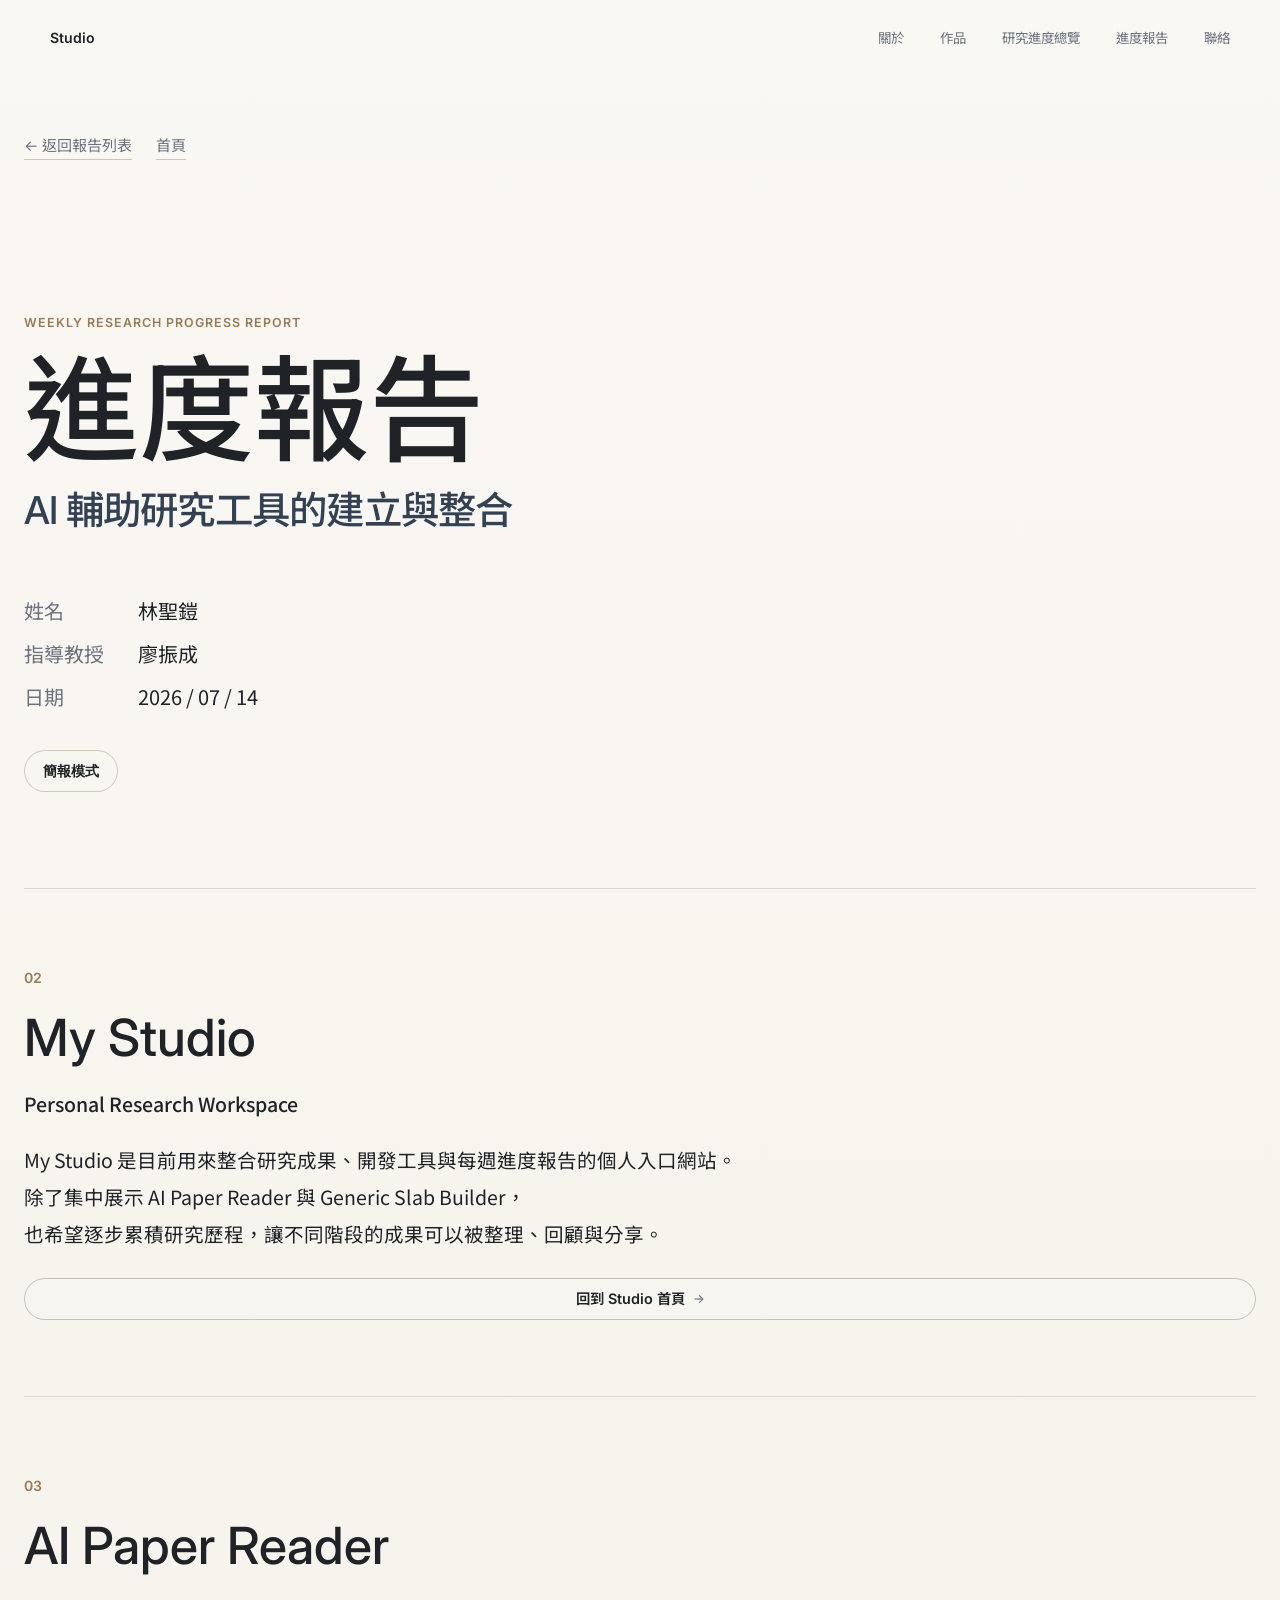
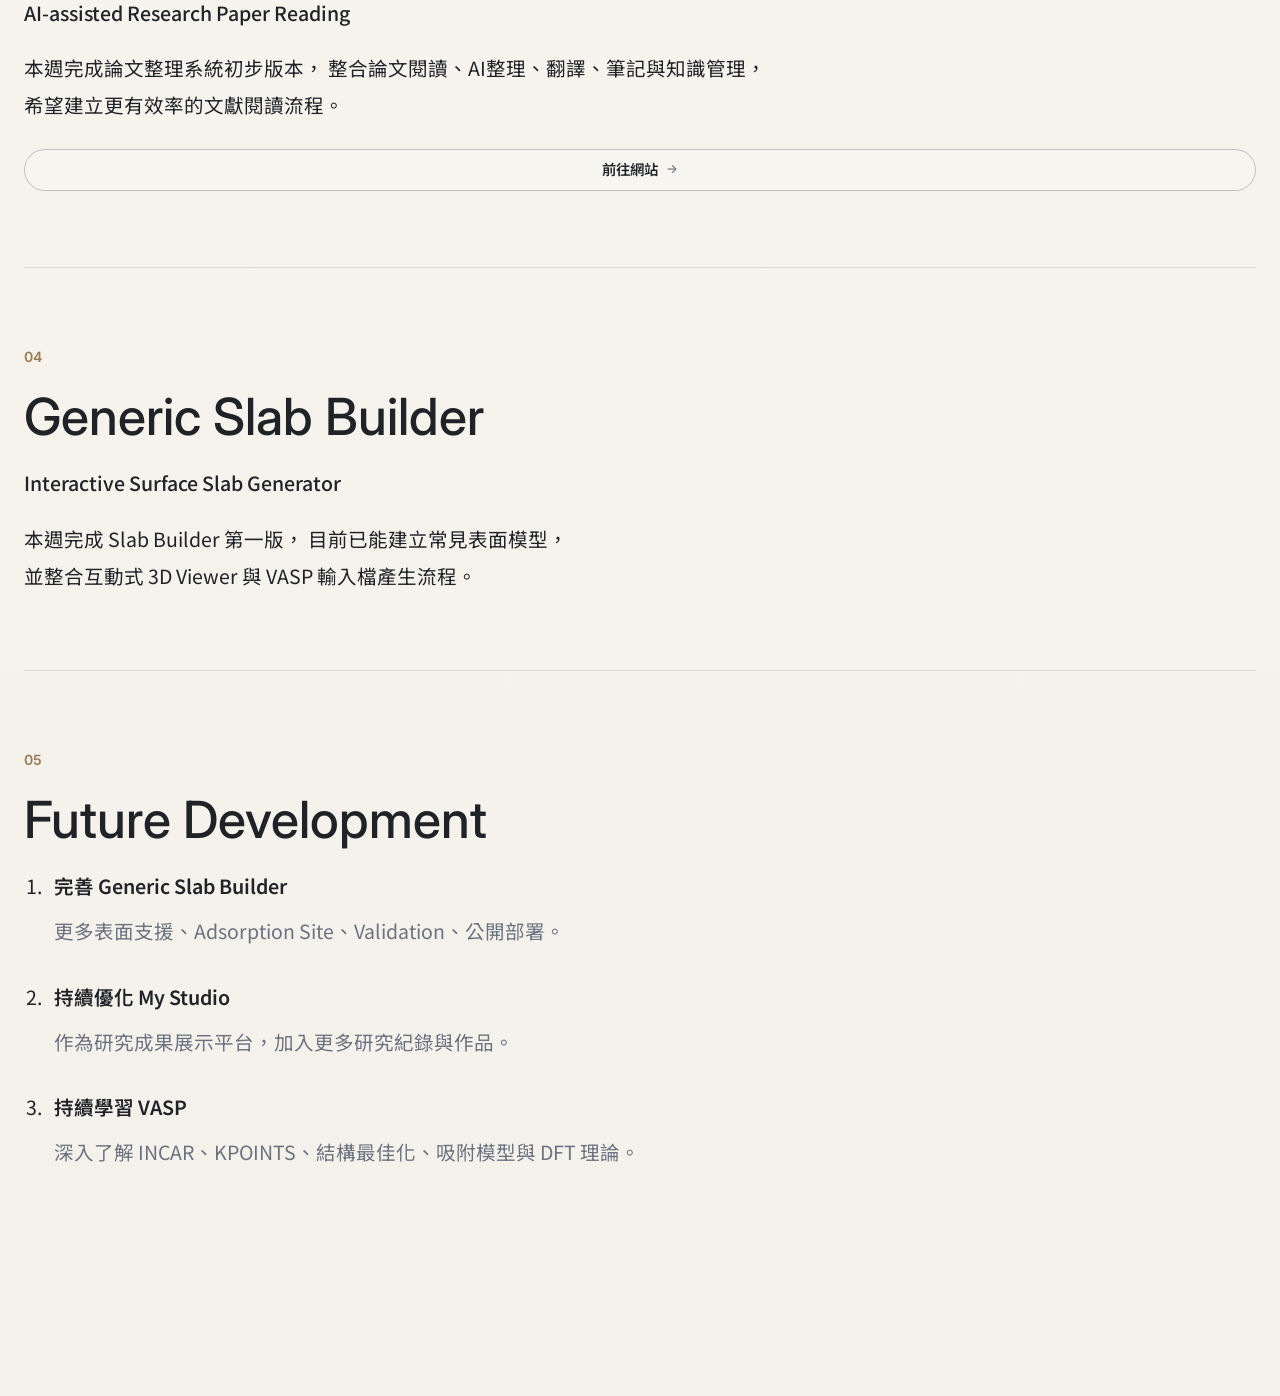
<file: research-log/week-01.html>
<!doctype html>
<html lang="zh-Hant">
  <head>
    <meta charset="utf-8">
    <meta name="viewport" content="width=device-width, initial-scale=1">
    <meta name="description" content="Week 01 研究進度報告：AI 輔助研究工具的建立與整合。">
    <title>Week 01｜AI 輔助研究工具的建立與整合｜My Studio</title>
    <link rel="preconnect" href="https://fonts.googleapis.com">
    <link rel="preconnect" href="https://fonts.gstatic.com" crossorigin>
    <link href="https://fonts.googleapis.com/css2?family=Inter:wght@400;500;600&family=Noto+Sans+TC:wght@300;400;500;600&display=swap" rel="stylesheet">
    <link rel="stylesheet" href="../style.css">
    <link rel="stylesheet" href="research-log.css">
  </head>
  <body>
    <header class="site-header report-chrome">
      <a class="brand" href="../index.html#hero">Studio</a>
      <nav class="nav" aria-label="Primary navigation">
        <a href="../index.html#about">關於</a>
        <a href="../index.html#projects">作品</a>
        <a href="../research-progress/index.html">研究進度總覽</a>
        <a href="index.html">進度報告</a>
        <a href="../index.html#contact">聯絡</a>
      </nav>
    </header>

    <main class="report-page">
      <nav class="report-links report-chrome reveal" aria-label="Report navigation">
        <a href="index.html">← 返回報告列表</a>
        <a href="../index.html">首頁</a>
      </nav>

      <article class="report-article">
        <header class="report-cover report-slide reveal" tabindex="-1">
          <p class="report-kicker">Weekly Research Progress Report</p>
          <h1 class="report-cover-title">進度報告</h1>
          <h2 class="report-cover-subtitle">AI 輔助研究工具的建立與整合</h2>
          <div class="report-meta" aria-label="Report information">
            <p><span>姓名</span>林聖鎧</p>
            <p><span>指導教授</span>廖振成</p>
            <p><span>日期</span><time datetime="2026-07-14">2026 / 07 / 14</time></p>
          </div>
          <div class="report-actions report-chrome" aria-label="Report actions">
            <button class="project-button project-button-muted" type="button" data-presentation-toggle>簡報模式</button>
          </div>
        </header>

        <div class="presentation-controls" data-presentation-controls aria-label="Presentation controls">
          <button class="project-button project-button-muted" type="button" data-slide-prev>上一頁</button>
          <span data-slide-count>1 / 5</span>
          <button class="project-button project-button-muted" type="button" data-slide-next>下一頁</button>
          <button class="project-button" type="button" data-slide-exit>離開簡報</button>
        </div>

        <section class="report-section report-slide reveal" id="studio" tabindex="-1">
          <span class="section-count">02</span>
          <h2>My Studio</h2>
          <p class="report-subtitle">Personal Research Workspace</p>
          <p>
            <span class="text-segment">My Studio 是目前用來整合研究成果、開發工具與每週進度報告的個人入口網站。</span>
            <span class="text-segment">除了集中展示 AI Paper Reader 與 Generic Slab Builder，</span>
            <span class="text-segment">也希望逐步累積研究歷程，讓不同階段的成果可以被整理、回顧與分享。</span>
          </p>
          <a class="project-button report-inline-action" href="../index.html">回到 Studio 首頁 <span>→</span></a>
        </section>

        <section class="report-section report-slide reveal" id="paper-reader" tabindex="-1">
          <span class="section-count">03</span>
          <h2>AI Paper Reader</h2>
          <p class="report-subtitle">AI-assisted Research Paper Reading</p>
          <p>
            <span class="text-segment">本週完成論文整理系統初步版本，</span>
            <span class="text-segment">整合論文閱讀、AI整理、翻譯、筆記與知識管理，</span>
            <span class="text-segment">希望建立更有效率的文獻閱讀流程。</span>
          </p>
          <a class="project-button report-inline-action" href="https://graduate-paper-reader.pages.dev/" target="_blank" rel="noopener noreferrer">前往網站 <span>→</span></a>
        </section>

        <section class="report-section report-slide reveal" id="slab-builder" tabindex="-1">
          <span class="section-count">04</span>
          <h2>Generic Slab Builder</h2>
          <p class="report-subtitle">Interactive Surface Slab Generator</p>
          <p>
            <span class="text-segment">本週完成 Slab Builder 第一版，</span>
            <span class="text-segment">目前已能建立常見表面模型，</span>
            <span class="text-segment">並整合互動式 3D Viewer 與 VASP 輸入檔產生流程。</span>
          </p>
        </section>

        <section class="report-section report-slide reveal" id="future-development" tabindex="-1">
          <span class="section-count">05</span>
          <h2>Future Development</h2>
          <ol class="future-list">
            <li>
              <strong>完善 Generic Slab Builder</strong>
              <span class="text-segment">更多表面支援、Adsorption Site、Validation、公開部署。</span>
            </li>
            <li>
              <strong>持續優化 My Studio</strong>
              <span class="text-segment">作為研究成果展示平台，加入更多研究紀錄與作品。</span>
            </li>
            <li>
              <strong>持續學習 VASP</strong>
              <span class="text-segment">深入了解 INCAR、KPOINTS、結構最佳化、吸附模型與 DFT 理論。</span>
            </li>
          </ol>
        </section>
      </article>
    </main>

    <script src="../app.js"></script>
    <script src="research-log.js"></script>
  </body>
</html>
</file>
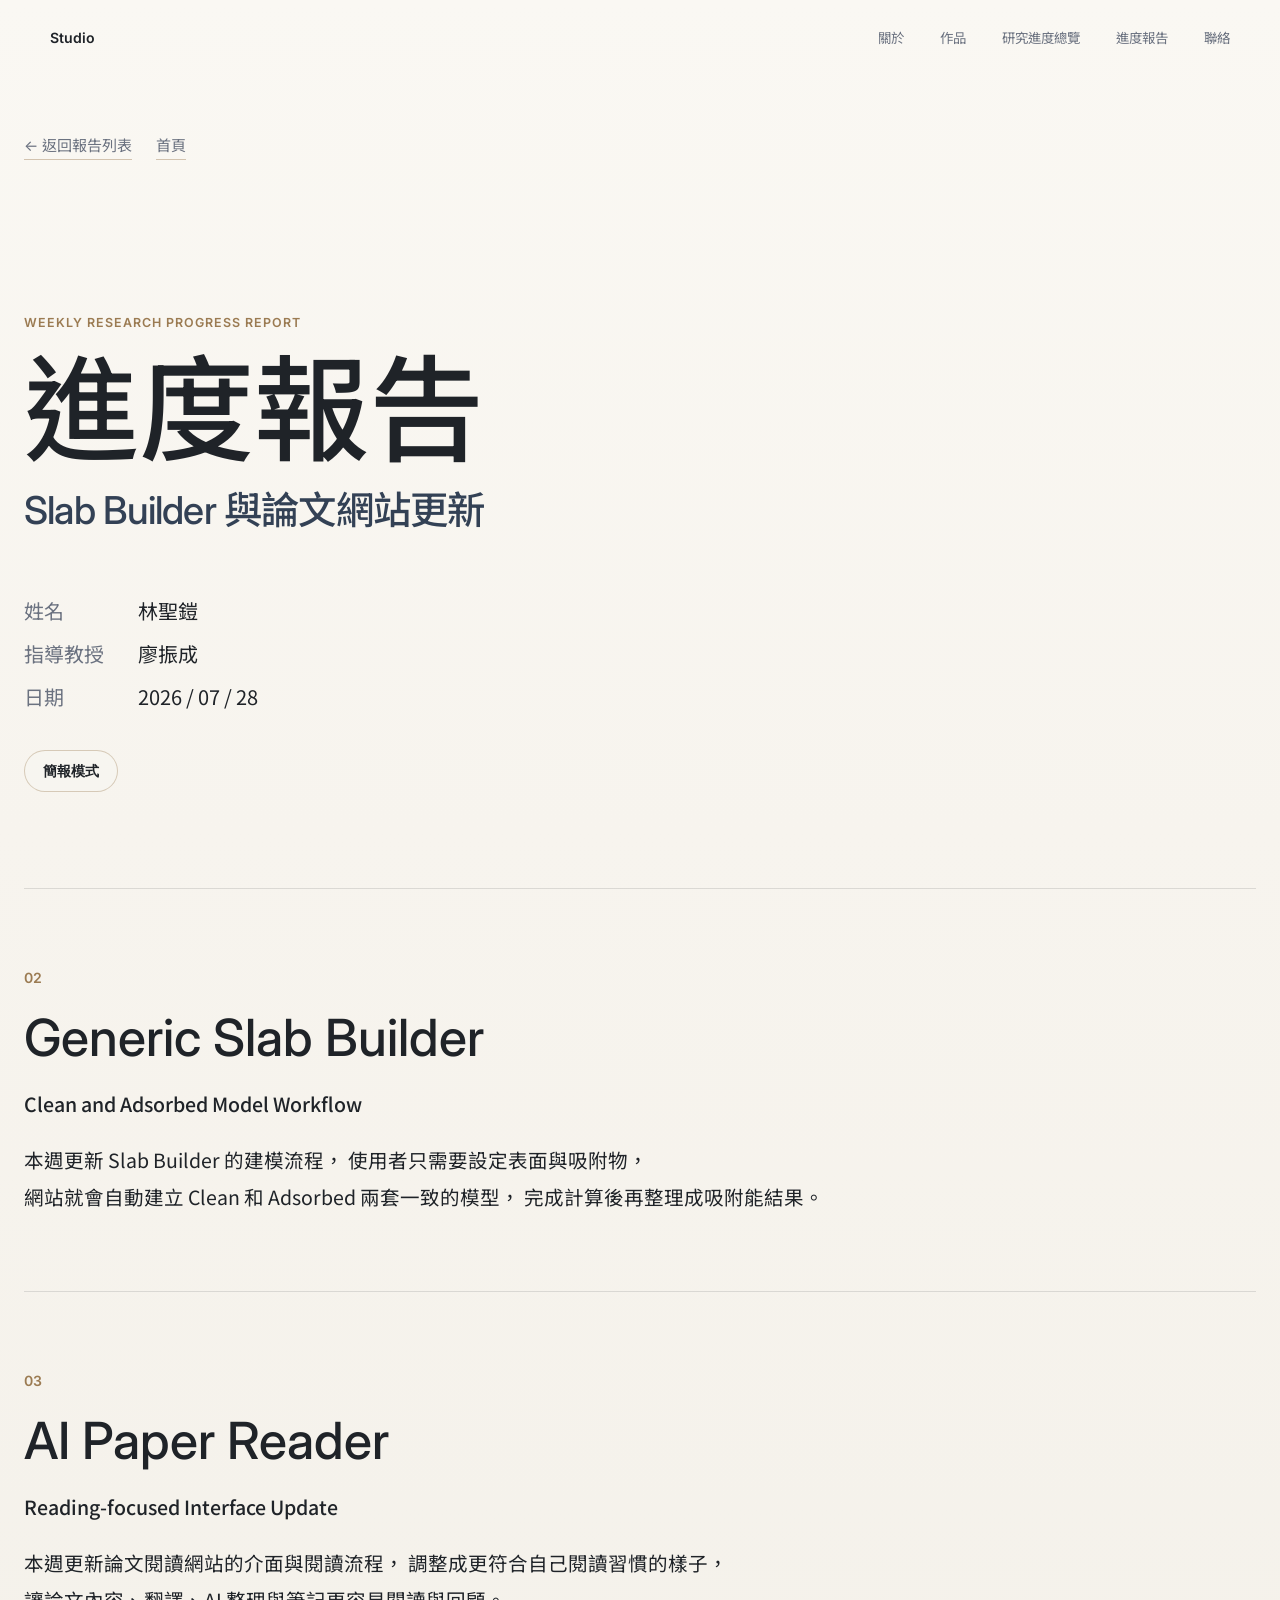
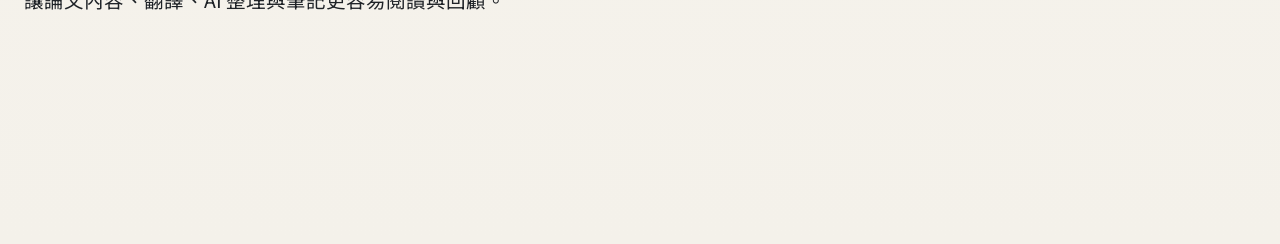
<file: research-log/week-02.html>
<!doctype html>
<html lang="zh-Hant">
  <head>
    <meta charset="utf-8">
    <meta name="viewport" content="width=device-width, initial-scale=1">
    <meta name="description" content="Week 02 研究進度報告：Slab Builder 與 AI Paper Reader 更新。">
    <title>Week 02｜Slab Builder 與論文網站更新｜My Studio</title>
    <link rel="preconnect" href="https://fonts.googleapis.com">
    <link rel="preconnect" href="https://fonts.gstatic.com" crossorigin>
    <link href="https://fonts.googleapis.com/css2?family=Inter:wght@400;500;600&family=Noto+Sans+TC:wght@300;400;500;600&display=swap" rel="stylesheet">
    <link rel="stylesheet" href="../style.css">
    <link rel="stylesheet" href="research-log.css">
  </head>
  <body>
    <header class="site-header report-chrome">
      <a class="brand" href="../index.html#hero">Studio</a>
      <nav class="nav" aria-label="Primary navigation">
        <a href="../index.html#about">關於</a>
        <a href="../index.html#projects">作品</a>
        <a href="../research-progress/index.html">研究進度總覽</a>
        <a href="index.html">進度報告</a>
        <a href="../index.html#contact">聯絡</a>
      </nav>
    </header>

    <main class="report-page">
      <nav class="report-links report-chrome reveal" aria-label="Report navigation">
        <a href="index.html">← 返回報告列表</a>
        <a href="../index.html">首頁</a>
      </nav>

      <article class="report-article">
        <header class="report-cover report-slide reveal" tabindex="-1">
          <p class="report-kicker">Weekly Research Progress Report</p>
          <h1 class="report-cover-title">進度報告</h1>
          <h2 class="report-cover-subtitle">Slab Builder 與論文網站更新</h2>
          <div class="report-meta" aria-label="Report information">
            <p><span>姓名</span>林聖鎧</p>
            <p><span>指導教授</span>廖振成</p>
            <p><span>日期</span><time datetime="2026-07-28">2026 / 07 / 28</time></p>
          </div>
          <div class="report-actions report-chrome" aria-label="Report actions">
            <button class="project-button project-button-muted" type="button" data-presentation-toggle>簡報模式</button>
          </div>
        </header>

        <section class="report-section report-slide reveal" id="slab-builder-update" tabindex="-1">
          <span class="section-count">02</span>
          <h2>Generic Slab Builder</h2>
          <p class="report-subtitle">Clean and Adsorbed Model Workflow</p>
          <p>
            <span class="text-segment">本週更新 Slab Builder 的建模流程，</span>
            <span class="text-segment">使用者只需要設定表面與吸附物，</span>
            <span class="text-segment">網站就會自動建立 Clean 和 Adsorbed 兩套一致的模型，</span>
            <span class="text-segment">完成計算後再整理成吸附能結果。</span>
          </p>
        </section>

        <div class="presentation-controls" data-presentation-controls aria-label="Presentation controls">
          <button class="project-button project-button-muted" type="button" data-slide-prev>上一頁</button>
          <span data-slide-count>1 / 3</span>
          <button class="project-button project-button-muted" type="button" data-slide-next>下一頁</button>
          <button class="project-button" type="button" data-slide-exit>離開簡報</button>
        </div>

        <section class="report-section report-slide reveal" id="paper-reader-update" tabindex="-1">
          <span class="section-count">03</span>
          <h2>AI Paper Reader</h2>
          <p class="report-subtitle">Reading-focused Interface Update</p>
          <p>
            <span class="text-segment">本週更新論文閱讀網站的介面與閱讀流程，</span>
            <span class="text-segment">調整成更符合自己閱讀習慣的樣子，</span>
            <span class="text-segment">讓論文內容、翻譯、AI 整理與筆記更容易閱讀與回顧。</span>
          </p>
        </section>
      </article>
    </main>

    <script src="../app.js"></script>
    <script src="research-log.js"></script>
  </body>
</html>
</file>
<file: style.css>
:root {
  --paper: #f7f6f2;
  --paper-soft: #eeece5;
  --ink: #1f2328;
  --muted: #6b7280;
  --slate: #334155;
  --brass: #9b7b52;
  --line: rgba(31, 35, 40, 0.13);
  --header: rgba(247, 246, 242, 0.78);
  --max: 1180px;
  --ease: cubic-bezier(0.22, 1, 0.36, 1);
}

* {
  box-sizing: border-box;
}

html {
  scroll-behavior: smooth;
}

body {
  margin: 0;
  background: linear-gradient(180deg, #faf8f3 0%, #f7f4ee 45%, #f4f1ea 100%);
  color: var(--ink);
  font-family: "Inter", "Noto Sans TC", system-ui, sans-serif;
  font-size: 16px;
  line-height: 1.8;
  letter-spacing: 0;
  line-break: strict;
  overflow-wrap: break-word;
  overflow-x: hidden;
  word-break: normal;
  word-spacing: normal;
}

body::selection {
  background: rgba(155, 123, 82, 0.22);
}

a {
  color: inherit;
  text-decoration: none;
}

.text-segment {
  display: inline-block;
}

.site-header {
  z-index: 20;
  display: flex;
  align-items: center;
  justify-content: space-between;
  width: min(100% - 48px, var(--max));
  height: 76px;
  margin: 0 auto;
  color: var(--ink);
}

.brand {
  font-size: 0.88rem;
  font-weight: 600;
  letter-spacing: 0;
}

.nav {
  display: flex;
  gap: clamp(16px, 3vw, 36px);
  font-size: 0.84rem;
  color: var(--muted);
}

.nav a {
  position: relative;
  padding: 8px 0;
  transition: color 220ms var(--ease);
}

.nav a::after {
  position: absolute;
  right: 0;
  bottom: 4px;
  left: 0;
  height: 1px;
  background: var(--brass);
  content: "";
  transform: scaleX(0);
  transform-origin: left;
  transition: transform 260ms var(--ease);
}

.nav a:hover,
.nav a:focus-visible {
  color: var(--ink);
}

.nav a:hover::after,
.nav a:focus-visible::after {
  transform: scaleX(1);
}

.hero {
  position: relative;
  isolation: isolate;
  display: grid;
  min-height: 100vh;
  padding: 140px 24px 88px;
  place-items: center;
}

.hero::before {
  position: absolute;
  inset: 0;
  z-index: -1;
  pointer-events: none;
  background: radial-gradient(
    circle at 32% 38%,
    rgba(165, 132, 83, 0.11) 0%,
    rgba(165, 132, 83, 0.055) 24%,
    transparent 58%
  );
  content: "";
}

.hero-inner,
.section,
.project-hero,
.detail-grid,
.detail-nav,
.footer {
  width: min(100% - 48px, var(--max));
  margin: 0 auto;
}

.hero-inner {
  display: grid;
  gap: 24px;
}

.eyebrow {
  margin: 0;
  color: var(--brass);
  font-size: 0.78rem;
  font-weight: 600;
  letter-spacing: 0.08em;
  text-transform: uppercase;
}

.hero-title {
  margin: 0;
  max-width: 100%;
  font-size: clamp(4rem, 10vw, 9rem);
  font-weight: 500;
  line-height: 1;
  letter-spacing: 0;
}

.page-hero-title {
  max-width: 980px;
  margin: 0;
  color: var(--ink);
  font-size: clamp(2.8rem, 6vw, 5.5rem);
  font-weight: 500;
  line-height: 1.14;
  letter-spacing: 0;
}

.hero-subtitle {
  max-width: 620px;
  margin: 10px 0 0;
  color: var(--slate);
  font-size: clamp(1.05rem, 2vw, 1.45rem);
  font-weight: 500;
}

.hero-copy {
  max-width: 560px;
  margin: 0;
  color: var(--muted);
  font-family: "Noto Sans TC", "Inter", system-ui, sans-serif;
  font-size: clamp(1.02rem, 1.7vw, 1.3rem);
  line-height: 2;
}

.primary-link,
.detail-nav a {
  display: inline-flex;
  align-items: center;
  gap: 10px;
  width: fit-content;
  color: var(--ink);
  font-size: 0.92rem;
  font-weight: 600;
}

.primary-link span,
.project-button {
  transition: transform 260ms var(--ease);
}

.primary-link:hover span {
  transform: translateX(5px);
}

.scroll-cue {
  position: absolute;
  bottom: 34px;
  left: 50%;
  color: var(--brass);
  font-size: 1.25rem;
  transform: translateX(-50%);
  animation: cue 1.8s var(--ease) infinite;
}

.section {
  display: grid;
  grid-template-columns: minmax(220px, 0.8fr) minmax(0, 2.2fr);
  gap: clamp(36px, 8vw, 120px);
  padding: clamp(96px, 14vw, 180px) 0;
  border-top: 1px solid var(--line);
}

.section-heading {
  display: flex;
  flex-direction: column;
  align-content: start;
  align-items: flex-start;
  gap: 0;
  color: var(--muted);
  margin: 0;
}

.section-heading-title {
  margin: 0;
  color: var(--ink);
  font-family: "Noto Sans TC", "Inter", system-ui, sans-serif;
  font-size: clamp(1.75rem, 2.2vw, 2.2rem);
  font-weight: 650;
  letter-spacing: -0.02em;
  line-height: 1.2;
  word-break: keep-all;
}

.section-heading-subtitle {
  margin: 0.65rem 0 0;
  color: var(--muted);
  font-size: clamp(1rem, 1.3vw, 1.15rem);
  font-weight: 400;
  letter-spacing: -0.01em;
  line-height: 1.4;
}

.about-section,
.projects-section,
.research-log-entry,
.contact-section {
  row-gap: clamp(44px, 6vw, 64px);
  padding: clamp(88px, 12vw, 150px) 0;
}

.about-copy p {
  max-width: 860px;
  margin: 0;
  font-family: "Noto Sans TC", "Inter", system-ui, sans-serif;
  font-size: clamp(1.375rem, 2vw, 1.75rem);
  font-weight: 400;
  line-height: 1.8;
}

.projects-section {
  align-items: start;
}

.log-entry-copy {
  display: grid;
  gap: 26px;
  align-content: start;
}

.log-entry-copy p {
  max-width: 720px;
  margin: 0;
  color: var(--muted);
  font-family: "Noto Sans TC", "Inter", system-ui, sans-serif;
  font-size: clamp(1.1rem, 2vw, 1.35rem);
  line-height: 1.8;
}

.project-list {
  display: grid;
  border-top: 1px solid var(--line);
}

.project-item {
  border-bottom: 1px solid var(--line);
}

.project-panel {
  display: grid;
  grid-template-columns: minmax(120px, 180px) minmax(0, 1fr);
  gap: clamp(26px, 5vw, 72px);
  padding: clamp(34px, 6vw, 68px) 0;
  transition: transform 260ms var(--ease), color 260ms var(--ease);
}

.project-panel:hover {
  transform: translateY(-4px);
}

.project-number {
  color: var(--brass);
  font-size: clamp(2.8rem, 6vw, 5.5rem);
  font-variant-numeric: tabular-nums;
  font-weight: 500;
  line-height: 1;
  min-width: 120px;
  white-space: nowrap;
  word-break: keep-all;
}

.project-content {
  display: grid;
  gap: 12px;
}

.project-title {
  font-size: clamp(1.8rem, 4vw, 3.4rem);
  font-weight: 500;
  line-height: 1.15;
}

.project-subtitle {
  color: var(--slate);
  font-size: 1rem;
  font-weight: 500;
}

.project-description {
  max-width: 660px;
  color: var(--muted);
  font-family: "Noto Sans TC", "Inter", system-ui, sans-serif;
}

.project-actions {
  display: flex;
  flex-wrap: wrap;
  gap: 12px;
  margin-top: 12px;
}

.project-button {
  display: inline-flex;
  align-items: center;
  justify-content: center;
  gap: 8px;
  min-height: 42px;
  padding: 10px 18px;
  border: 1px solid rgba(51, 65, 85, 0.28);
  border-radius: 999px;
  background: rgba(247, 246, 242, 0.58);
  color: var(--ink);
  font-size: 0.9rem;
  font-weight: 600;
  line-height: 1;
  white-space: nowrap;
  transition: transform 220ms var(--ease), background 220ms var(--ease), color 220ms var(--ease), border-color 220ms var(--ease);
}

.project-button span {
  color: var(--muted);
  font-size: 0.78rem;
  font-weight: 500;
  transition: color 220ms var(--ease);
}

.project-button:hover,
.project-button:focus-visible {
  border-color: var(--slate);
  background: var(--slate);
  color: #fff;
  transform: translateY(-2px);
}

.project-button:hover span,
.project-button:focus-visible span {
  color: rgba(255, 255, 255, 0.76);
}

.project-button-muted {
  border-color: rgba(155, 123, 82, 0.36);
}

.project-button.is-disabled {
  cursor: default;
  opacity: 0.62;
  pointer-events: none;
}

.project-button.is-disabled:hover,
.project-button.is-disabled:focus-visible {
  border-color: rgba(51, 65, 85, 0.28);
  background: rgba(247, 246, 242, 0.58);
  color: var(--ink);
  transform: none;
}

.project-button.is-disabled:hover span,
.project-button.is-disabled:focus-visible span {
  color: var(--muted);
}

.contact-links {
  display: flex;
  flex-wrap: wrap;
  gap: 22px 48px;
}

.contact-email {
  display: grid;
  gap: 0.55rem;
}

.contact-email span {
  color: var(--muted);
  font-size: 0.95rem;
  font-weight: 500;
  letter-spacing: 0;
}

.contact-links a {
  border-bottom: 1px solid rgba(155, 123, 82, 0.65);
  font-size: clamp(1.05rem, 1.8vw, 1.35rem);
  transition: color 220ms var(--ease), border 220ms var(--ease);
}

.contact-links a:hover,
.contact-links a:focus-visible {
  border-color: var(--ink);
  color: var(--brass);
}

.footer {
  display: grid;
  grid-template-columns: 1fr 1fr auto;
  gap: 24px;
  padding: 42px 0 52px;
  border-top: 1px solid var(--line);
  color: var(--muted);
  font-size: 0.9rem;
}

.footer p {
  margin: 0;
}

.footer p:first-child {
  color: var(--ink);
  font-weight: 600;
}

.project-hero {
  padding: 180px 0 96px;
}

.detail-page {
  min-height: 72vh;
  display: grid;
  align-content: center;
  gap: 18px;
}

.detail-title {
  max-width: 940px;
}

.detail-subtitle {
  margin: 0;
  color: var(--slate);
  font-size: clamp(1.05rem, 2vw, 1.45rem);
  font-weight: 500;
}

.detail-lead {
  max-width: 780px;
  margin: 20px 0 0;
  color: var(--muted);
  font-family: "Noto Sans TC", "Inter", system-ui, sans-serif;
  font-size: clamp(1.15rem, 2vw, 1.55rem);
  line-height: 2;
}

.detail-grid {
  display: grid;
  grid-template-columns: repeat(2, minmax(0, 1fr));
  border-top: 1px solid var(--line);
}

.detail-block {
  min-height: 260px;
  padding: clamp(30px, 5vw, 60px);
  border-right: 1px solid var(--line);
  border-bottom: 1px solid var(--line);
}

.detail-block:nth-child(2n) {
  border-right: 0;
}

.detail-block span {
  display: block;
  margin-bottom: 28px;
  color: var(--brass);
  font-size: 0.82rem;
  font-weight: 600;
}

.detail-block p {
  margin: 0;
  color: var(--muted);
  font-family: "Noto Sans TC", "Inter", system-ui, sans-serif;
  font-size: 1.02rem;
}

.detail-nav {
  display: flex;
  justify-content: space-between;
  gap: 24px;
  padding: 56px 0 120px;
}

.reveal {
  opacity: 0;
  transform: translateY(22px);
  transition: opacity 720ms var(--ease), transform 720ms var(--ease);
}

.reveal.is-visible {
  opacity: 1;
  transform: translateY(0);
}

@keyframes cue {
  0%,
  100% {
    transform: translate(-50%, 0);
  }
  50% {
    transform: translate(-50%, 8px);
  }
}

@media (max-width: 760px) {
  .site-header {
    width: min(100% - 28px, var(--max));
    height: auto;
    min-height: 68px;
  }

  .nav {
    gap: 12px;
    flex-wrap: wrap;
    font-size: 0.78rem;
  }

  .hero {
    align-items: end;
    padding: 116px 20px 96px;
  }

  .hero::before {
    background: radial-gradient(
      circle at 34% 38%,
      rgba(165, 132, 83, 0.07) 0%,
      rgba(165, 132, 83, 0.034) 22%,
      transparent 52%
    );
  }

  .hero-inner,
  .section,
  .project-hero,
  .detail-grid,
  .detail-nav,
  .footer {
    width: min(100% - 32px, var(--max));
  }

  .hero-title {
    font-size: clamp(3.2rem, 16vw, 5.2rem);
  }

  .page-hero-title {
    font-size: clamp(2.4rem, 12vw, 3.8rem);
  }

  .section {
    grid-template-columns: 1fr;
    gap: clamp(1.75rem, 7vw, 2.25rem);
    padding: 88px 0;
  }

  .section-heading-title {
    font-size: clamp(1.7rem, 7vw, 2rem);
  }

  .section-heading-subtitle {
    margin-top: 0.45rem;
    font-size: 1rem;
  }

  .about-copy p {
    max-width: 100%;
    font-size: clamp(1.06rem, 4.8vw, 1.25rem);
    line-height: 1.8;
  }

  .project-panel {
    grid-template-columns: 1fr;
    gap: 18px;
  }

  .project-actions {
    gap: 10px;
  }

  .project-button {
    flex: 1 1 150px;
  }

  .project-number {
    font-size: 3.2rem;
    min-width: 0;
  }

  .contact-links {
    display: grid;
    gap: 18px;
  }

  .footer {
    grid-template-columns: 1fr;
  }

  .project-hero {
    padding: 150px 0 76px;
  }

  .detail-grid {
    grid-template-columns: 1fr;
  }

  .detail-block,
  .detail-block:nth-child(2n) {
    min-height: auto;
    padding: 34px 0;
    border-right: 0;
  }

  .detail-nav {
    display: grid;
    padding-bottom: 88px;
  }
}

@media (max-width: 520px) {
  .site-header {
    justify-content: center;
  }

  .brand {
    display: none;
  }

  .nav {
    width: 100%;
    justify-content: space-between;
    column-gap: 14px;
    row-gap: 0;
  }

  .nav a {
    font-size: 0.74rem;
  }
}

@media (prefers-reduced-motion: reduce) {
  *,
  *::before,
  *::after {
    scroll-behavior: auto !important;
    animation-duration: 0.01ms !important;
    animation-iteration-count: 1 !important;
    transition-duration: 0.01ms !important;
  }

  .reveal {
    opacity: 1;
    transform: none;
  }
}
</file>
<file: research-log/research-log.css>
.log-page,
.report-page {
  width: min(100% - 48px, 1250px);
  margin: 0 auto;
}

.breadcrumb,
.report-links {
  display: flex;
  gap: 24px;
  padding: 56px 0 24px;
  color: var(--muted);
  font-size: 0.94rem;
}

.breadcrumb a,
.report-links a {
  border-bottom: 1px solid rgba(155, 123, 82, 0.42);
  transition: color 220ms var(--ease), border-color 220ms var(--ease);
}

.breadcrumb a:hover,
.report-links a:hover {
  border-color: var(--ink);
  color: var(--ink);
}

.log-hero,
.report-cover {
  display: grid;
  gap: 18px;
  padding: clamp(72px, 10vw, 132px) 0 clamp(56px, 8vw, 96px);
}

.log-subtitle {
  max-width: 720px;
  margin: 0;
  color: var(--muted);
  font-family: "Noto Sans TC", "Inter", system-ui, sans-serif;
  font-size: clamp(1.15rem, 2vw, 1.45rem);
}

.log-list {
  display: grid;
  padding: 0 0 clamp(96px, 12vw, 150px);
}

.log-card {
  display: grid;
  grid-template-columns: minmax(160px, 0.28fr) 1fr;
  gap: clamp(28px, 6vw, 84px);
  padding: clamp(34px, 6vw, 68px) 0;
  border-top: 1px solid var(--line);
  border-bottom: 1px solid var(--line);
}

.log-card-meta {
  display: grid;
  align-content: start;
  gap: 10px;
  color: var(--brass);
  font-weight: 600;
}

.log-card-meta time {
  color: var(--muted);
  font-size: 0.92rem;
  font-weight: 500;
}

.log-card-body {
  display: grid;
  gap: 18px;
}

.log-card-body h2 {
  margin: 0;
  font-size: clamp(1.8rem, 3.4vw, 3rem);
  font-weight: 500;
  line-height: 1.18;
}

.log-card-body p {
  max-width: 760px;
  margin: 0;
  color: var(--muted);
  font-family: "Noto Sans TC", "Inter", system-ui, sans-serif;
}

.report-week {
  margin: 0;
  color: var(--brass);
  font-size: clamp(1.3rem, 2.6vw, 2rem);
  font-weight: 600;
}

.report-kicker,
.report-cover-title,
.report-cover-subtitle,
.report-meta p {
  margin: 0;
}

.report-kicker {
  color: var(--brass);
  font-size: 0.78rem;
  font-weight: 600;
  letter-spacing: 0.08em;
  text-transform: uppercase;
}

.report-cover-title {
  color: var(--ink);
  font-size: clamp(4.2rem, 9vw, 8.6rem);
  font-weight: 500;
  letter-spacing: 0;
  line-height: 1;
}

.report-cover-subtitle {
  max-width: 1180px;
  color: var(--slate);
  font-size: clamp(1.45rem, 3vw, 2.45rem);
  font-weight: 500;
  letter-spacing: -0.02em;
  line-height: 1.25;
}

.report-meta {
  display: grid;
  gap: 9px;
  margin-top: clamp(18px, 4vw, 42px);
}

.report-meta p {
  display: grid;
  grid-template-columns: 96px minmax(0, 1fr);
  gap: 18px;
  align-items: baseline;
  color: var(--ink);
  font-family: "Noto Sans TC", "Inter", system-ui, sans-serif;
  font-size: clamp(1.05rem, 1.7vw, 1.25rem);
  line-height: 1.7;
}

.report-meta span {
  color: var(--muted);
}

.report-meta time {
  color: inherit;
}

.report-actions {
  display: flex;
  flex-wrap: wrap;
  gap: 12px;
  margin-top: 18px;
}

.report-article {
  padding-bottom: clamp(96px, 12vw, 150px);
}

.report-section {
  display: grid;
  gap: 18px;
  padding: clamp(42px, 7vw, 76px) 0;
  border-top: 1px solid var(--line);
}

.section-count {
  color: var(--brass);
  font-size: 0.88rem;
  font-weight: 600;
}

.report-section h1,
.report-section h2 {
  margin: 0;
  font-size: clamp(2rem, 4vw, 3.8rem);
  font-weight: 500;
  line-height: 1.16;
}

.report-section h3 {
  margin: 14px 0 0;
  color: var(--slate);
  font-size: clamp(1.1rem, 2vw, 1.35rem);
}

.report-subtitle {
  color: var(--slate);
  font-size: clamp(1.08rem, 2vw, 1.42rem);
  font-weight: 500;
}

.report-inline-action {
  margin-top: 8px;
}

.report-section p,
.report-section li {
  max-width: 920px;
  color: var(--ink);
  font-family: "Noto Sans TC", "Inter", system-ui, sans-serif;
  font-size: clamp(1.04rem, 1.7vw, 1.22rem);
  line-height: 1.9;
}

.report-section p {
  margin: 0;
}

.report-section ul {
  display: grid;
  gap: 8px;
  margin: 0;
  padding-left: 1.3em;
}

.future-list {
  display: grid;
  gap: 28px;
  max-width: 980px;
  margin: 0;
  padding-left: 1.35em;
}

.future-list li {
  padding-left: 8px;
}

.future-list strong,
.future-list span {
  display: block;
}

.future-list strong {
  margin-bottom: 8px;
  color: var(--ink);
  font-weight: 600;
}

.future-list span {
  color: var(--muted);
}

.workflow-stack {
  display: grid;
  gap: 18px;
  max-width: 760px;
}

.workflow-stack div {
  display: grid;
  gap: 4px;
  padding: 22px 26px;
  border: 1px solid var(--line);
  background: rgba(255, 255, 255, 0.18);
}

.workflow-stack span {
  color: var(--muted);
}

.workflow-stack strong {
  color: var(--ink);
  font-size: clamp(1.35rem, 2.4vw, 2rem);
  font-weight: 500;
}

body.presentation-mode {
  background: var(--paper);
  overflow-y: auto;
}

body.presentation-mode .report-chrome {
  display: none;
}

body.presentation-mode .report-page {
  width: min(100% - 64px, 1320px);
}

body.presentation-mode .report-cover {
  align-content: center;
}

body.presentation-mode .report-slide {
  display: none;
  min-height: 85vh;
  align-content: center;
  padding: clamp(48px, 7vh, 84px) 0 130px;
  opacity: 0;
  overflow-y: auto;
}

body.presentation-mode .report-slide.is-current-slide {
  display: grid;
  animation: slideFade 260ms var(--ease) both;
}

body.presentation-mode .report-section h1,
body.presentation-mode .report-section h2 {
  font-size: clamp(2.8rem, 5.8vw, 5.6rem);
}

body.presentation-mode .report-section p,
body.presentation-mode .report-section li {
  max-width: 1080px;
  font-size: clamp(1.28rem, 2vw, 1.7rem);
}

.presentation-controls {
  display: none;
}

body.presentation-mode .presentation-controls {
  position: fixed;
  left: 50%;
  bottom: 20px;
  z-index: 10;
  display: flex;
  align-items: center;
  justify-content: center;
  gap: 12px;
  width: fit-content;
  margin: 0;
  padding: 10px 12px;
  border: 1px solid var(--line);
  background: rgba(247, 246, 242, 0.92);
  border-radius: 999px;
  box-shadow: 0 18px 50px rgba(31, 35, 40, 0.12);
  backdrop-filter: blur(14px);
  transform: translateX(-50%);
}

.presentation-controls span {
  color: var(--muted);
  font-size: 0.86rem;
  white-space: nowrap;
}

.presentation-controls button:disabled {
  cursor: default;
  opacity: 0.42;
  transform: none;
}

.presentation-controls .project-button {
  min-height: 44px;
  padding: 11px 22px;
}

@keyframes slideFade {
  from {
    opacity: 0;
    transform: translateY(10px);
  }
  to {
    opacity: 1;
    transform: translateY(0);
  }
}

@media (max-width: 760px) {
  .log-page,
  .report-page {
    width: min(100% - 32px, 1250px);
  }

  .log-card {
    grid-template-columns: 1fr;
  }

  .report-actions {
    display: grid;
  }

  body.presentation-mode .report-page {
    width: min(100% - 32px, 1250px);
  }

  .report-cover-title {
    font-size: clamp(3.2rem, 16vw, 5rem);
  }

  .report-cover-subtitle {
    font-size: clamp(1.35rem, 7vw, 2rem);
    letter-spacing: 0;
  }

  .report-meta p {
    grid-template-columns: 82px minmax(0, 1fr);
    gap: 12px;
    font-size: 1rem;
  }

  body.presentation-mode .presentation-controls {
    bottom: 12px;
    display: flex;
    gap: 8px;
    max-width: calc(100% - 24px);
    padding: 8px;
  }

  .presentation-controls .project-button {
    min-height: 40px;
    padding: 9px 14px;
  }
}

@media print {
  body {
    background: #fff;
    color: #111;
  }

  .site-header,
  .report-chrome,
  .breadcrumb,
  .presentation-controls,
  .footer {
    display: none !important;
  }

  .report-page {
    width: 100%;
    margin: 0;
  }

  .report-cover,
  .report-section {
    break-inside: avoid;
    page-break-inside: avoid;
    padding: 28px 0;
  }

  .report-section {
    page-break-before: auto;
  }

  .report-section h1,
  .report-section h2,
  .report-cover h1 {
    color: #111;
  }
}

@media (prefers-reduced-motion: reduce) {
  body.presentation-mode .report-section.is-current-slide {
    animation: none;
  }
}
</file>
<file: research-progress/progress.css>
.progress-section {
  display: grid;
  grid-template-columns: minmax(220px, 0.8fr) minmax(0, 2.2fr);
  gap: clamp(36px, 8vw, 120px);
  padding: clamp(36px, 5vw, 64px) 0;
  border-top: 1px solid var(--line);
}

.progress-empty {
  margin: 0;
  color: var(--muted);
}

.progress-categories {
  display: flex;
  flex-wrap: wrap;
  gap: 12px 28px;
  padding-bottom: 28px;
}

.progress-categories a {
  padding: 8px 0;
  border-bottom: 1px solid var(--line);
}

.progress-page {
  padding-bottom: 80px;
}

.progress-subprojects {
  min-width: 0;
}

.progress-project {
  display: grid;
  gap: 18px;
}

.progress-project h3 {
  margin: 0;
  font-size: 1.5rem;
  font-weight: 500;
}

.progress-skip-link {
  position: absolute;
  top: 8px;
  left: 16px;
  z-index: 30;
  padding: 10px 16px;
  background: var(--paper);
  transform: translateY(-150%);
}

.progress-skip-link:focus {
  transform: none;
}

.progress-page a:focus-visible,
.progress-skip-link:focus-visible {
  outline: 2px solid var(--ink);
  outline-offset: 5px;
}

@media (max-width: 760px) {
  .progress-section {
    grid-template-columns: minmax(0, 1fr);
    gap: 28px;
    padding: 36px 0;
  }
}
</file>
